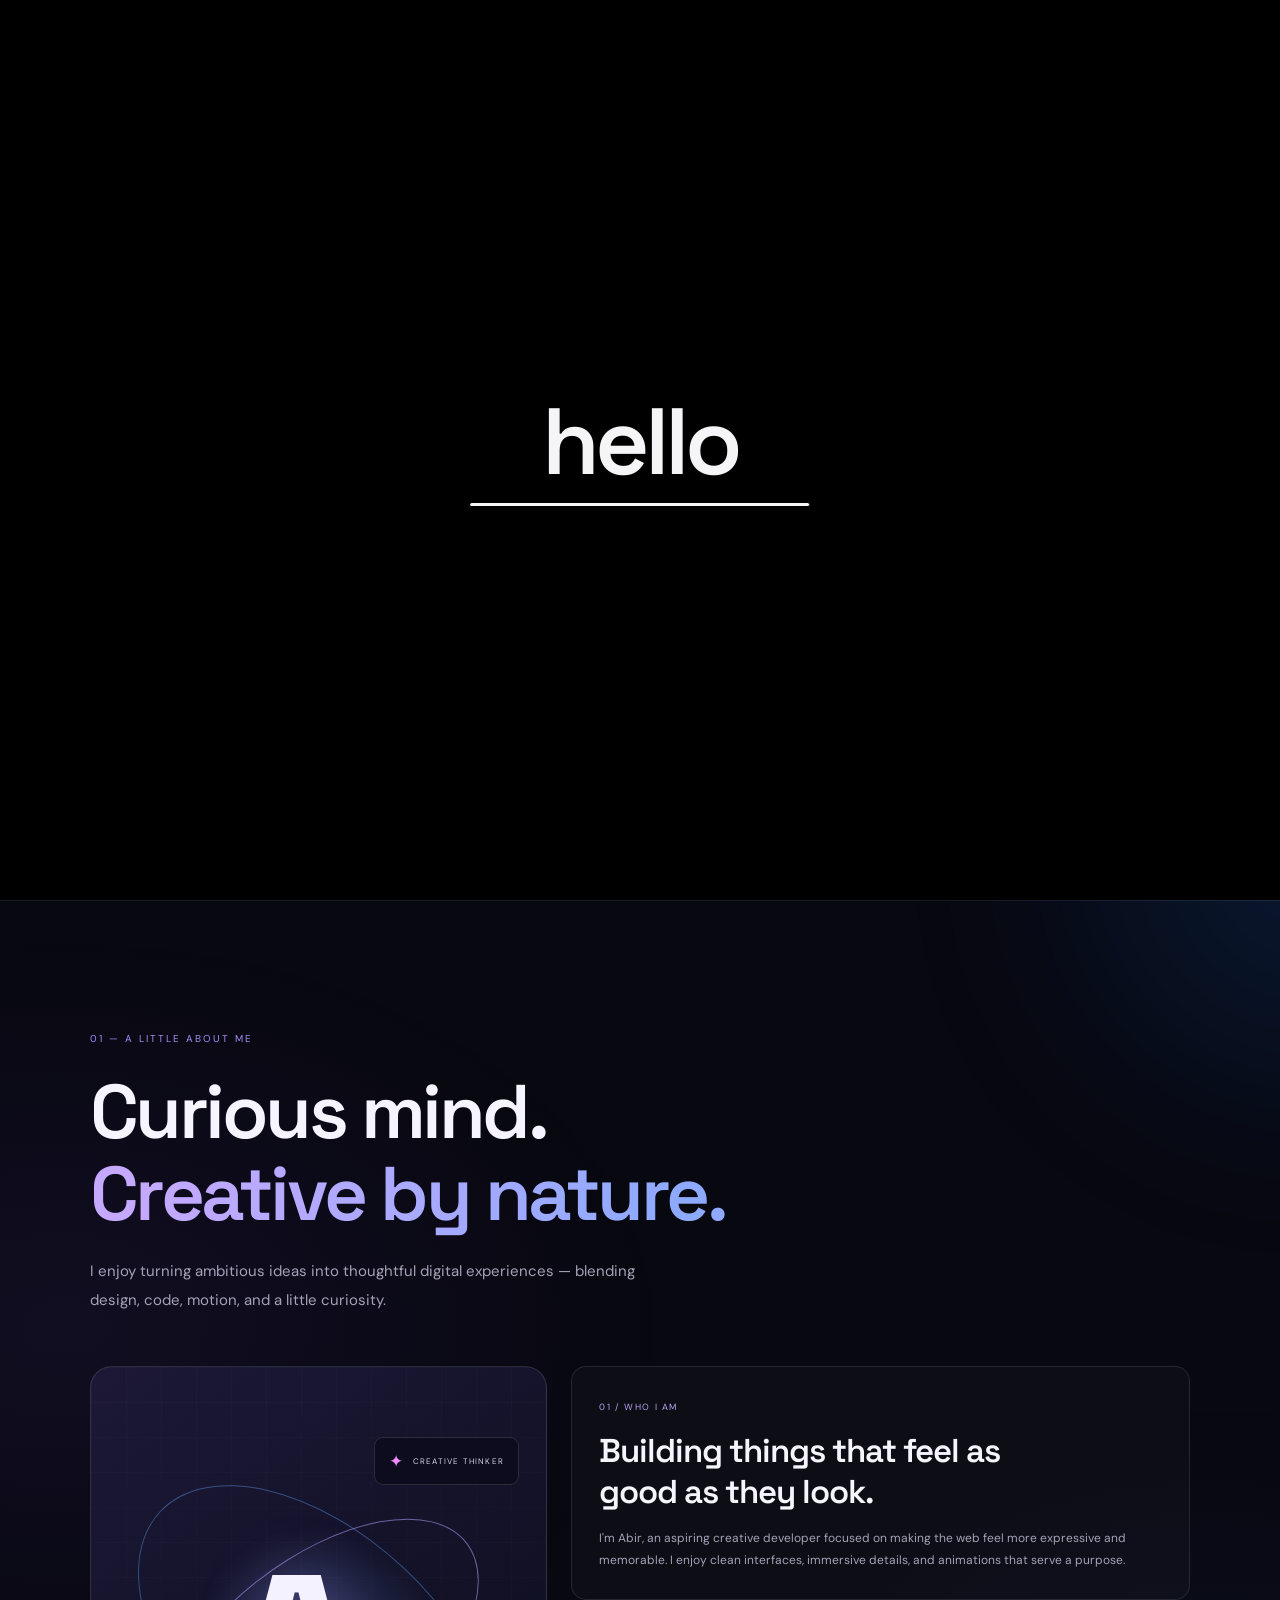
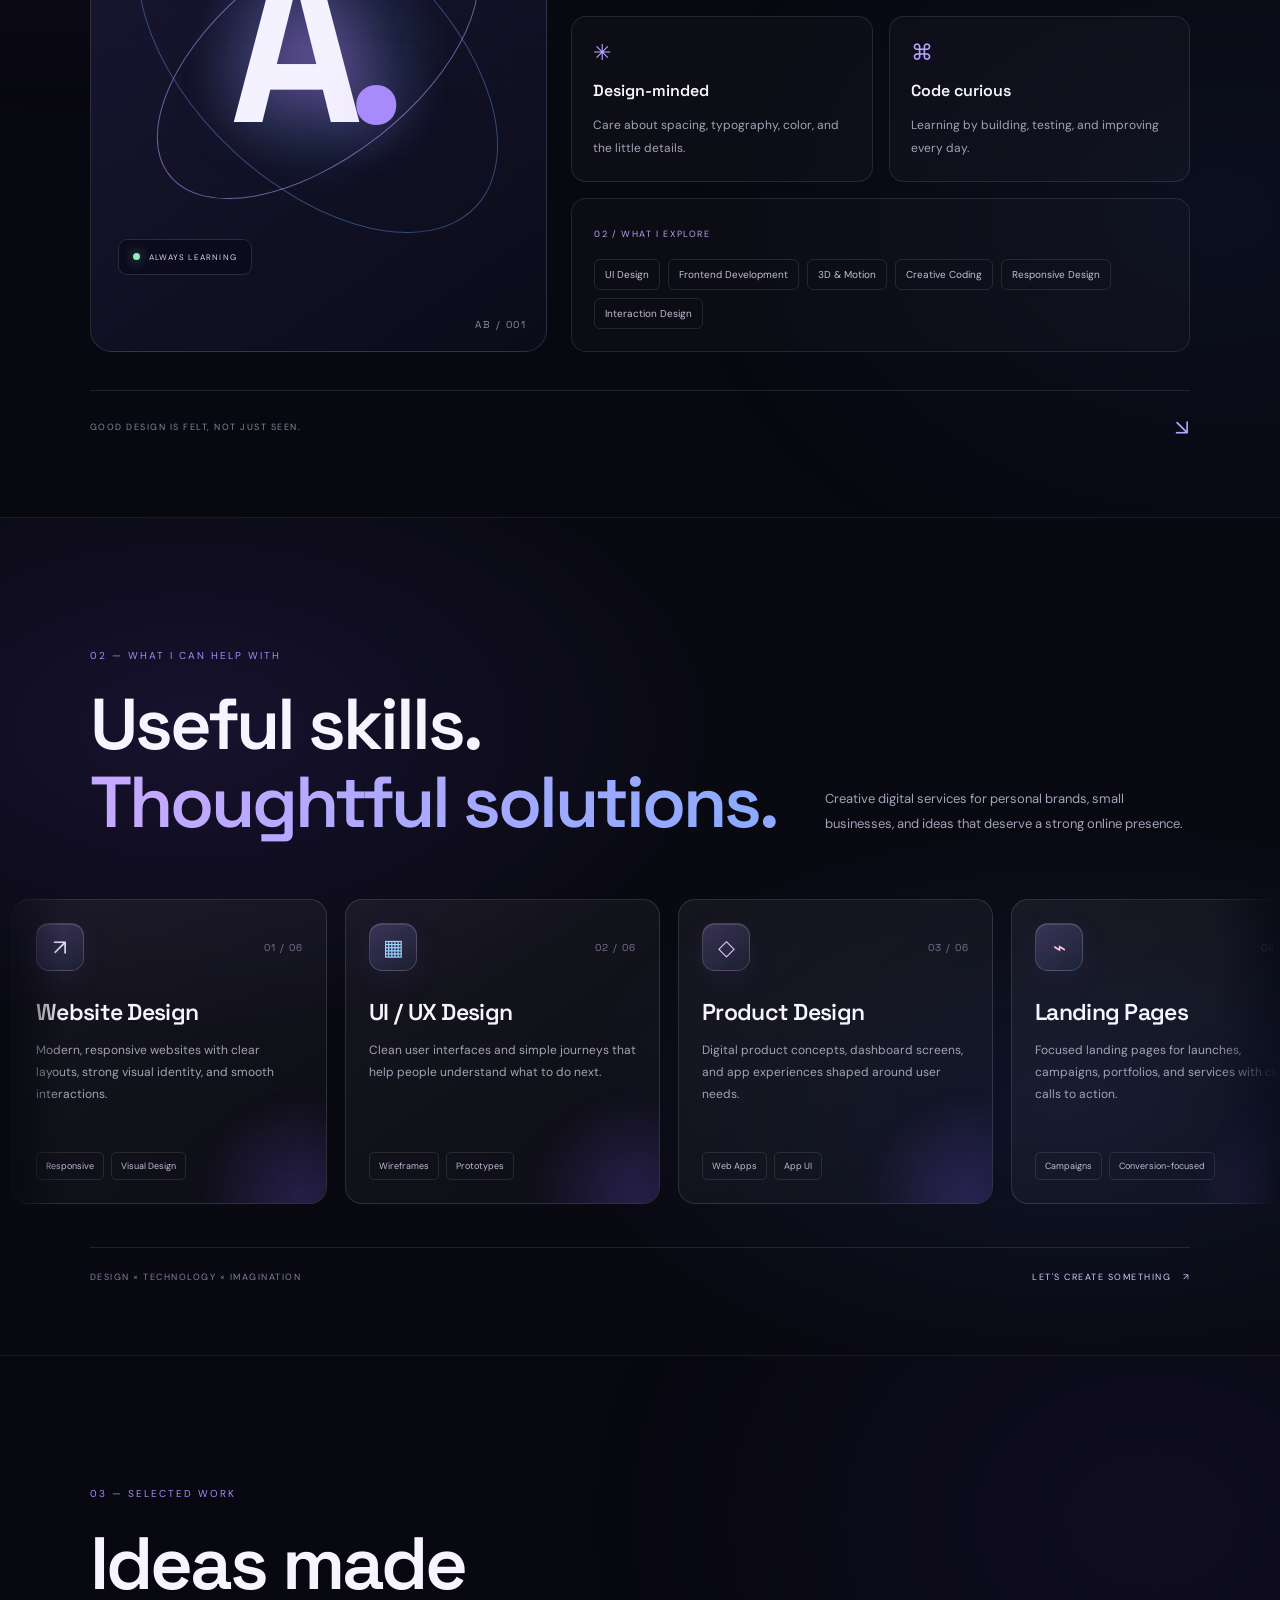
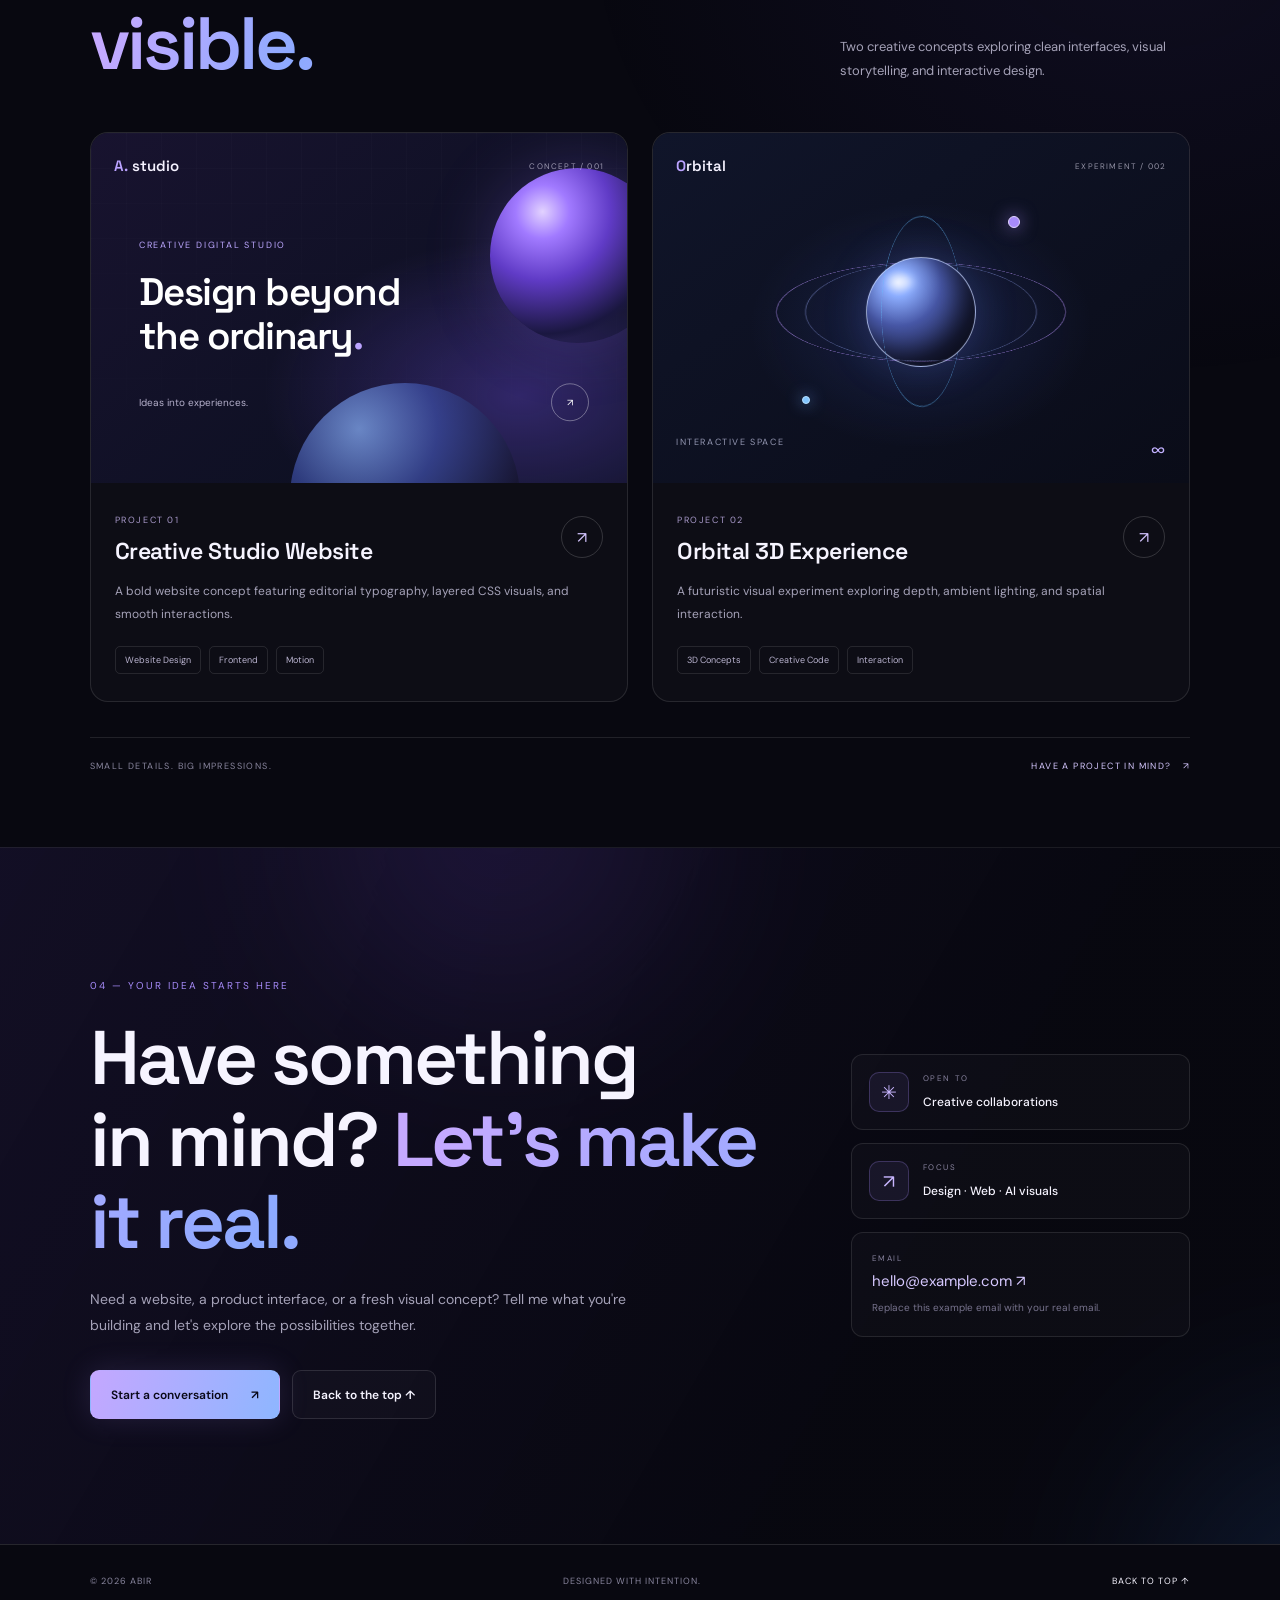
<file: abir-portfolio.html>
<!DOCTYPE html>
<html lang="en">
<head>
  <meta charset="UTF-8">
  <meta name="viewport" content="width=device-width, initial-scale=1.0">
  <meta name="theme-color" content="#080810">
  <meta name="description" content="Abir — Creative Developer crafting immersive digital experiences.">
  <title>Abir — Creative Developer</title>

  <link rel="preconnect" href="https://fonts.googleapis.com">
  <link rel="preconnect" href="https://fonts.gstatic.com" crossorigin>
  <link href="https://fonts.googleapis.com/css2?family=DM+Sans:wght@400;500;600;700&family=Space+Grotesk:wght@400;500;600;700&display=swap" rel="stylesheet">
  <link rel="stylesheet" href="abir-portfolio.css">
  <script src="abir-portfolio.js" defer></script>
</head>
<body>
  <!-- Minimal hello loader: all shapes are drawn with code, no image files. -->
  <div class="preloader" id="preloader" role="status" aria-label="Loading portfolio">
    <div class="hello-loader">
      <h1 class="hello-text">hello</h1>
      <div class="hello-underline" aria-hidden="true">
        <div class="underline-track">
          <div class="underline-progress" id="loader-progress"></div>
        </div>
      </div>
    </div>
  </div>

  <div class="ambient ambient-one" aria-hidden="true"></div>
  <div class="ambient ambient-two" aria-hidden="true"></div>
  <div class="noise" aria-hidden="true"></div>

  <header class="navbar">
    <a class="logo" href="#home" aria-label="Abir home">
      <span class="logo-mark">A</span>
      <span>abir<span class="logo-dot">.</span></span>
    </a>

    <button class="menu-toggle" type="button" aria-label="Open navigation"
      aria-expanded="false" aria-controls="nav-links">
      <span></span><span></span>
    </button>

    <nav class="nav-links" id="nav-links" aria-label="Main navigation">
      <a href="#home" class="nav-link active">Home</a>
      <a href="#about" class="nav-link">About</a>
      <a href="#services" class="nav-link">Services</a>
      <a href="#work" class="nav-link">Projects</a>
      <a href="#contact" class="nav-link">Contact</a>
    </nav>

    <a class="nav-cta magnetic" href="#contact">Let's Talk <span>↗</span></a>
  </header>

  <main>
    <section class="hero" id="home">
      <div class="hero-grid" aria-hidden="true"></div>

      <div class="hero-content">
        <div class="availability reveal">
          <span class="status-dot"></span>
          <span>AVAILABLE FOR OPPORTUNITIES</span>
        </div>

        <p class="eyebrow reveal">DESIGN · CODE · EXPERIENCE</p>

        <h1 class="hero-title reveal">
          Building the
          <span class="title-line"><span class="gradient-text">digital</span> future<span class="title-period">.</span></span>
        </h1>

        <p class="hero-description reveal">
          Hey, I'm <strong>Abir</strong> — a creative developer passionate about
          crafting immersive digital experiences with design, technology and a
          little bit of magic.
        </p>

        <div class="hero-actions reveal">
          <a class="button button-primary magnetic" href="#work">Explore My Work <span>↗</span></a>
          <a class="button button-secondary magnetic" href="#contact">Let's Connect <span>→</span></a>
        </div>

        <div class="hero-meta reveal">
          <div class="meta-item"><span class="meta-symbol">✳</span><span>Creative Development</span></div>
          <div class="meta-item"><span class="meta-symbol">◈</span><span>Interactive Experiences</span></div>
        </div>
      </div>

      <!-- CSS-only 3D artwork. Replace nothing; it needs no image asset. -->
      <div class="visual-stage" aria-label="Abstract animated 3D artwork">
        <div class="orbit orbit-outer" data-depth="22"></div>
        <div class="orbit orbit-inner" data-depth="14"></div>

        <div class="floating-cube cube-one" data-depth="38" aria-hidden="true">
          <div class="cube-face cube-front">A</div>
          <div class="cube-face cube-back"></div>
          <div class="cube-face cube-right"></div>
          <div class="cube-face cube-left"></div>
          <div class="cube-face cube-top"></div>
          <div class="cube-face cube-bottom"></div>
        </div>

        <div class="core-object" data-depth="30" aria-hidden="true">
          <div class="core-halo"></div>
          <div class="core-sphere"><div class="sphere-shine"></div></div>
          <div class="core-ring"></div>
          <div class="core-ring core-ring-two"></div>
        </div>

        <div class="floating-cube cube-two" data-depth="20" aria-hidden="true">
          <div class="mini-cube"></div>
        </div>

        <div class="floating-label label-top">
          <span class="label-icon">✦</span><span>CREATIVE<br>ENERGY</span>
        </div>
        <div class="floating-label label-bottom">
          <span class="label-dot"></span><span>CRAFTED WITH<br>IMAGINATION</span>
        </div>
        <div class="visual-caption"><span>FIG. 001</span><span>DIGITAL UNIVERSE</span></div>
      </div>

      <a href="#about" class="scroll-indicator" aria-label="Scroll down">
        <span class="scroll-line"></span><span>SCROLL TO EXPLORE</span>
      </a>
      <div class="hero-index">01 <span>/</span> 05</div>
    </section>

    <!-- ABOUT SECTION -->
    <section class="about-section" id="about">
      <div class="about-heading reveal">
        <span class="section-kicker">01 — A LITTLE ABOUT ME</span>
        <h2>Curious mind.<br><span class="gradient-text">Creative by nature.</span></h2>
        <p class="about-intro">
          I enjoy turning ambitious ideas into thoughtful digital experiences —
          blending design, code, motion, and a little curiosity.
        </p>
      </div>

      <div class="about-layout">
        <!-- Abstract artwork built entirely with CSS; no personal photo required -->
        <div class="about-visual reveal" aria-label="Abstract CSS artwork">
          <div class="about-visual-grid"></div>
          <div class="about-glow"></div>
          <div class="about-orbit about-orbit-one"></div>
          <div class="about-orbit about-orbit-two"></div>
          <div class="about-monogram">A<span>.</span></div>
          <div class="about-chip about-chip-top"><span class="chip-spark">✦</span> CREATIVE THINKER</div>
          <div class="about-chip about-chip-bottom"><span class="chip-live"></span> ALWAYS LEARNING</div>
          <span class="about-visual-index">AB / 001</span>
        </div>

        <div class="about-details">
          <article class="about-card about-story reveal">
            <span class="about-card-number">01 / WHO I AM</span>
            <h3>Building things that feel as good as they look.</h3>
            <p>
              I'm Abir, an aspiring creative developer focused on making the web
              feel more expressive and memorable. I enjoy clean interfaces,
              immersive details, and animations that serve a purpose.
            </p>
          </article>

          <div class="about-mini-grid">
            <article class="about-card about-focus reveal">
              <span class="about-card-icon">✳</span>
              <h3>Design-minded</h3>
              <p>Care about spacing, typography, color, and the little details.</p>
            </article>

            <article class="about-card about-focus reveal">
              <span class="about-card-icon">⌘</span>
              <h3>Code curious</h3>
              <p>Learning by building, testing, and improving every day.</p>
            </article>
          </div>

          <div class="about-skills reveal">
            <span class="about-card-number">02 / WHAT I EXPLORE</span>
            <div class="skill-list">
              <span>UI Design</span>
              <span>Frontend Development</span>
              <span>3D &amp; Motion</span>
              <span>Creative Coding</span>
              <span>Responsive Design</span>
              <span>Interaction Design</span>
            </div>
          </div>
        </div>
      </div>

      <div class="about-bottom-line reveal">
        <span>GOOD DESIGN IS FELT, NOT JUST SEEN.</span>
        <span class="about-bottom-symbol">↘</span>
      </div>
    </section>

    
    <!-- SERVICES SECTION: an infinite, CSS-driven service carousel -->
    <section class="services-section" id="services">
      <div class="services-heading reveal">
        <div>
          <span class="section-kicker">02 — WHAT I CAN HELP WITH</span>
          <h2>Useful skills.<br><span class="gradient-text">Thoughtful solutions.</span></h2>
        </div>
        <p>Creative digital services for personal brands, small businesses, and ideas that deserve a strong online presence.</p>
      </div>

      <div class="services-marquee" aria-label="Available creative services">
        <div class="services-track">
          <div class="service-card">
            <div class="service-card-top"><span class="service-icon icon-web">↗</span><span class="service-index">01 / 06</span></div>
            <h3>Website Design</h3>
            <p>Modern, responsive websites with clear layouts, strong visual identity, and smooth interactions.</p>
            <div class="service-tags"><span>Responsive</span><span>Visual Design</span></div>
            <span class="service-card-glow"></span>
          </div>

          <div class="service-card">
            <div class="service-card-top"><span class="service-icon icon-ui">▦</span><span class="service-index">02 / 06</span></div>
            <h3>UI / UX Design</h3>
            <p>Clean user interfaces and simple journeys that help people understand what to do next.</p>
            <div class="service-tags"><span>Wireframes</span><span>Prototypes</span></div>
            <span class="service-card-glow"></span>
          </div>

          <div class="service-card">
            <div class="service-card-top"><span class="service-icon icon-product">◇</span><span class="service-index">03 / 06</span></div>
            <h3>Product Design</h3>
            <p>Digital product concepts, dashboard screens, and app experiences shaped around user needs.</p>
            <div class="service-tags"><span>Web Apps</span><span>App UI</span></div>
            <span class="service-card-glow"></span>
          </div>

          <div class="service-card">
            <div class="service-card-top"><span class="service-icon icon-landing">⌁</span><span class="service-index">04 / 06</span></div>
            <h3>Landing Pages</h3>
            <p>Focused landing pages for launches, campaigns, portfolios, and services with clear calls to action.</p>
            <div class="service-tags"><span>Campaigns</span><span>Conversion-focused</span></div>
            <span class="service-card-glow"></span>
          </div>

          <div class="service-card">
            <div class="service-card-top"><span class="service-icon icon-shop">⌘</span><span class="service-index">05 / 06</span></div>
            <h3>E-commerce Design</h3>
            <p>Product pages and storefront layouts that present products clearly and make browsing easier.</p>
            <div class="service-tags"><span>Product Pages</span><span>Storefronts</span></div>
            <span class="service-card-glow"></span>
          </div>

          <div class="service-card">
            <div class="service-card-top"><span class="service-icon icon-ai">✳</span><span class="service-index">06 / 06</span></div>
            <h3>AI-assisted Visuals</h3>
            <p>Creative visual concepts and AI-assisted assets for moodboards, content, and digital campaigns.</p>
            <div class="service-tags"><span>AI Concepts</span><span>Art Direction</span></div>
            <span class="service-card-glow"></span>
          </div>

          <!-- Duplicate cards create the seamless infinite loop. -->
          <div class="service-card service-card-duplicate" aria-hidden="true">
            <div class="service-card-top"><span class="service-icon icon-web">↗</span><span class="service-index">01 / 06</span></div>
            <h3>Website Design</h3><p>Modern, responsive websites with clear layouts, strong visual identity, and smooth interactions.</p><div class="service-tags"><span>Responsive</span><span>Visual Design</span></div><span class="service-card-glow"></span>
          </div>
          <div class="service-card service-card-duplicate" aria-hidden="true">
            <div class="service-card-top"><span class="service-icon icon-ui">▦</span><span class="service-index">02 / 06</span></div>
            <h3>UI / UX Design</h3><p>Clean user interfaces and simple journeys that help people understand what to do next.</p><div class="service-tags"><span>Wireframes</span><span>Prototypes</span></div><span class="service-card-glow"></span>
          </div>
          <div class="service-card service-card-duplicate" aria-hidden="true">
            <div class="service-card-top"><span class="service-icon icon-product">◇</span><span class="service-index">03 / 06</span></div>
            <h3>Product Design</h3><p>Digital product concepts, dashboard screens, and app experiences shaped around user needs.</p><div class="service-tags"><span>Web Apps</span><span>App UI</span></div><span class="service-card-glow"></span>
          </div>
          <div class="service-card service-card-duplicate" aria-hidden="true">
            <div class="service-card-top"><span class="service-icon icon-landing">⌁</span><span class="service-index">04 / 06</span></div>
            <h3>Landing Pages</h3><p>Focused landing pages for launches, campaigns, portfolios, and services with clear calls to action.</p><div class="service-tags"><span>Campaigns</span><span>Conversion-focused</span></div><span class="service-card-glow"></span>
          </div>
          <div class="service-card service-card-duplicate" aria-hidden="true">
            <div class="service-card-top"><span class="service-icon icon-shop">⌘</span><span class="service-index">05 / 06</span></div>
            <h3>E-commerce Design</h3><p>Product pages and storefront layouts that present products clearly and make browsing easier.</p><div class="service-tags"><span>Product Pages</span><span>Storefronts</span></div><span class="service-card-glow"></span>
          </div>
          <div class="service-card service-card-duplicate" aria-hidden="true">
            <div class="service-card-top"><span class="service-icon icon-ai">✳</span><span class="service-index">06 / 06</span></div>
            <h3>AI-assisted Visuals</h3><p>Creative visual concepts and AI-assisted assets for moodboards, content, and digital campaigns.</p><div class="service-tags"><span>AI Concepts</span><span>Art Direction</span></div><span class="service-card-glow"></span>
          </div>
        </div>
      </div>

      <div class="services-bottom reveal">
        <span>DESIGN × TECHNOLOGY × IMAGINATION</span>
        <a class="services-cta" href="#contact">LET'S CREATE SOMETHING <span>↗</span></a>
      </div>
    </section>

    <section class="projects-section" id="work">
      <div class="projects-heading reveal">
        <div>
          <span class="section-kicker">03 — SELECTED WORK</span>
          <h2>Ideas made<br><span class="gradient-text">visible.</span></h2>
        </div>
        <p class="projects-intro">Two creative concepts exploring clean interfaces, visual storytelling, and interactive design.</p>
      </div>

      <div class="projects-grid">
        <article class="project-card project-one reveal">
          <div class="project-visual visual-dashboard">
            <div class="project-visual-top"><span class="visual-brand"><span>A.</span> studio</span><span class="visual-status">CONCEPT / 001</span></div>
            <div class="dashboard-grid"></div>
            <div class="dashboard-content">
              <span class="dashboard-eyebrow">CREATIVE DIGITAL STUDIO</span>
              <h3>Design beyond<br>the ordinary<span>.</span></h3>
              <div class="dashboard-bottom"><span>Ideas into experiences.</span><div class="dashboard-circle">↗</div></div>
            </div>
            <div class="dashboard-orb orb-one"></div><div class="dashboard-orb orb-two"></div>
          </div>
          <div class="project-info">
            <div class="project-title-row"><div><span class="project-number">PROJECT 01</span><h3>Creative Studio Website</h3></div><a href="#contact" class="project-arrow" aria-label="Discuss a creative studio website">↗</a></div>
            <p>A bold website concept featuring editorial typography, layered CSS visuals, and smooth interactions.</p>
            <div class="project-tags"><span>Website Design</span><span>Frontend</span><span>Motion</span></div>
          </div>
        </article>

        <article class="project-card project-two reveal">
          <div class="project-visual visual-orbit">
            <div class="project-visual-top"><span class="visual-brand"><span>O</span>rbital</span><span class="visual-status">EXPERIMENT / 002</span></div>
            <div class="orbit-showcase"><div class="showcase-ring showcase-ring-one"></div><div class="showcase-ring showcase-ring-two"></div><div class="showcase-ring showcase-ring-three"></div><div class="showcase-planet"><div class="planet-highlight"></div></div><div class="showcase-satellite satellite-one"></div><div class="showcase-satellite satellite-two"></div></div>
            <div class="orbit-caption"><span>INTERACTIVE SPACE</span><span>∞</span></div>
          </div>
          <div class="project-info">
            <div class="project-title-row"><div><span class="project-number">PROJECT 02</span><h3>Orbital 3D Experience</h3></div><a href="#contact" class="project-arrow" aria-label="Discuss an interactive 3D experience">↗</a></div>
            <p>A futuristic visual experiment exploring depth, ambient lighting, and spatial interaction.</p>
            <div class="project-tags"><span>3D Concepts</span><span>Creative Code</span><span>Interaction</span></div>
          </div>
        </article>
      </div>

      <div class="projects-footer reveal"><span>SMALL DETAILS. BIG IMPRESSIONS.</span><a href="#contact">HAVE A PROJECT IN MIND? <span>↗</span></a></div>
    </section>

    <section class="contact-section" id="contact">
      <div class="contact-orb contact-orb-one" aria-hidden="true"></div>
      <div class="contact-orb contact-orb-two" aria-hidden="true"></div>

      <div class="contact-content reveal">
        <span class="section-kicker">04 — YOUR IDEA STARTS HERE</span>
        <h2>Have something<br>in mind? <span class="gradient-text">Let's make it real.</span></h2>
        <p>Need a website, a product interface, or a fresh visual concept? Tell me what you're building and let's explore the possibilities together.</p>
        <div class="contact-actions">
          <a class="button button-primary magnetic" href="mailto:hello@example.com?subject=Let's%20work%20together">Start a conversation <span>↗</span></a>
          <a class="button button-secondary magnetic" href="#home">Back to the top ↑</a>
        </div>
      </div>

      <div class="contact-side reveal">
        <div class="contact-note"><span class="contact-note-mark">✳</span><div><span class="contact-label">OPEN TO</span><strong>Creative collaborations</strong></div></div>
        <div class="contact-note"><span class="contact-note-mark">↗</span><div><span class="contact-label">FOCUS</span><strong>Design · Web · AI visuals</strong></div></div>
        <div class="contact-email"><span class="contact-label">EMAIL</span><a href="mailto:hello@example.com">hello@example.com ↗</a><small>Replace this example email with your real email.</small></div>
      </div>
    </section>
  </main>

  <footer class="footer">
    <span>© <span id="year"></span> ABIR</span>
    <span>DESIGNED WITH INTENTION.</span>
    <a href="#home">BACK TO TOP ↑</a>
  </footer>
</body>
</html>
</file>
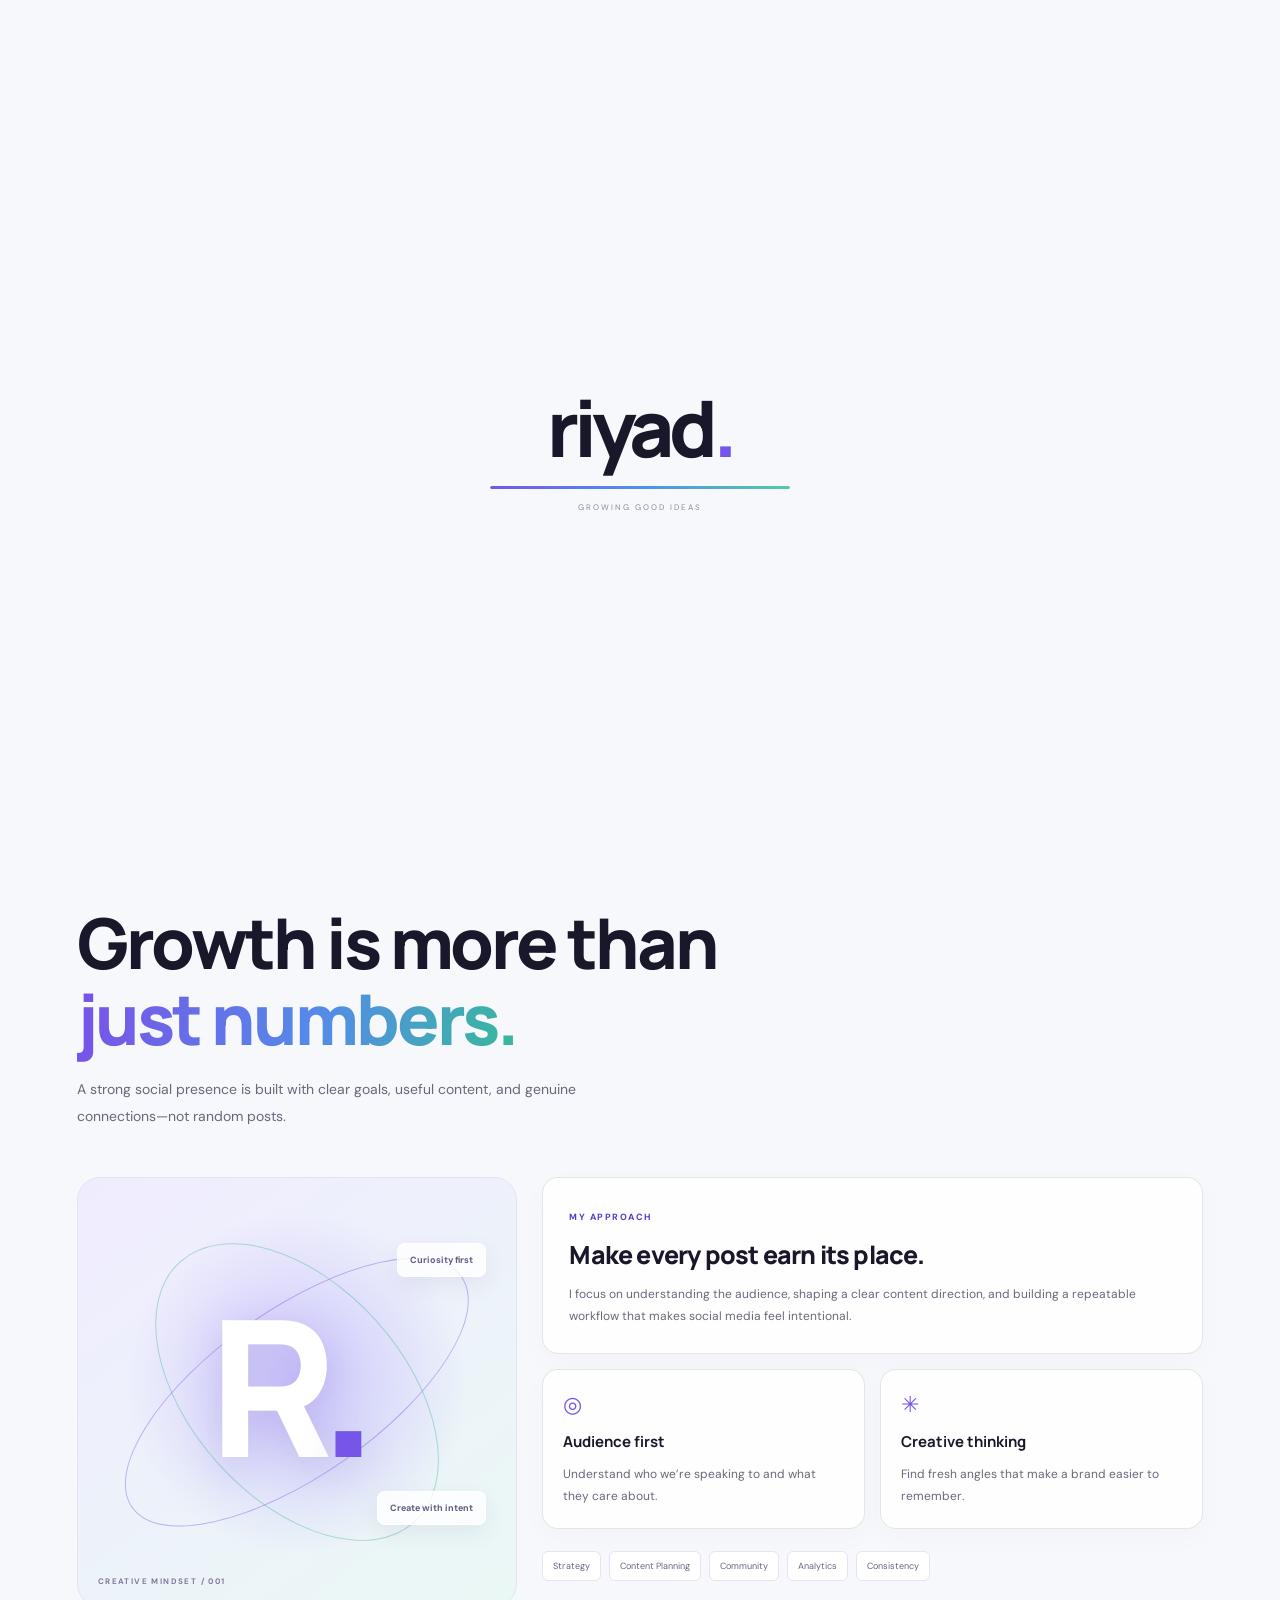
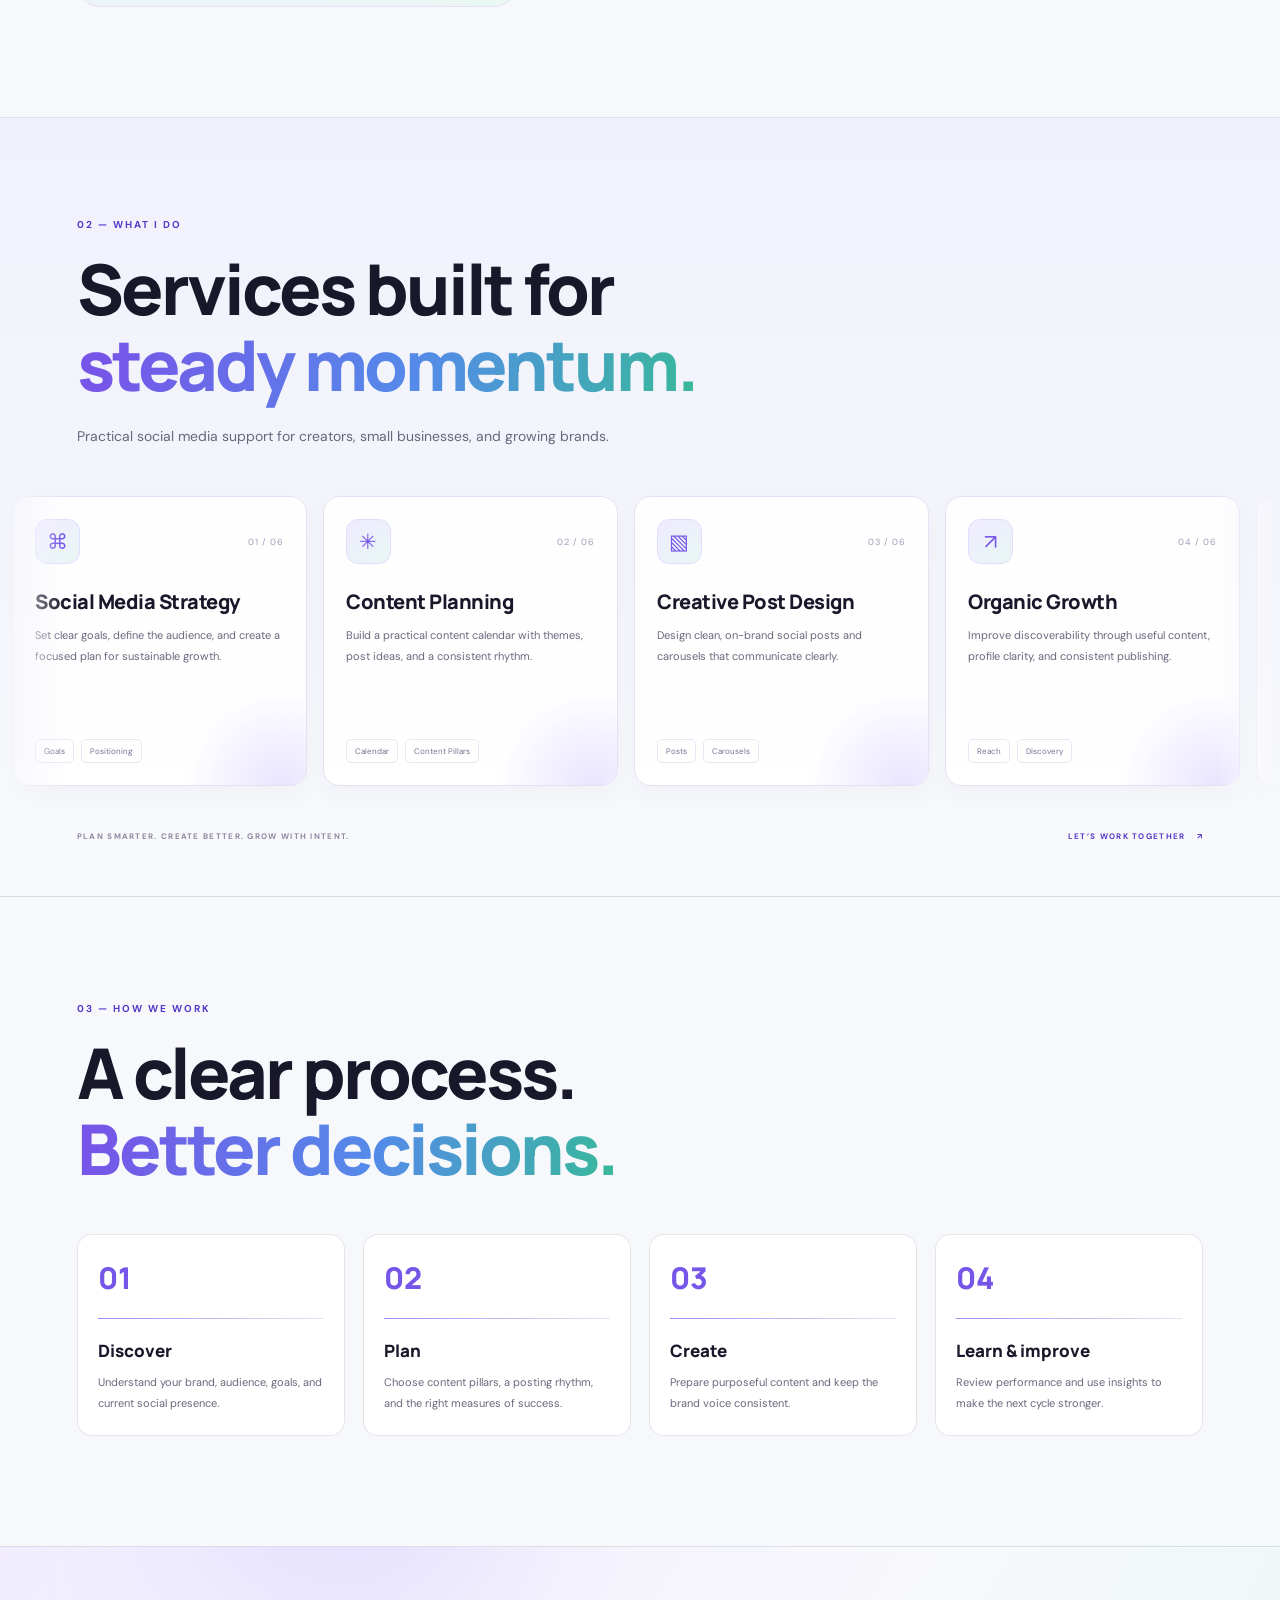
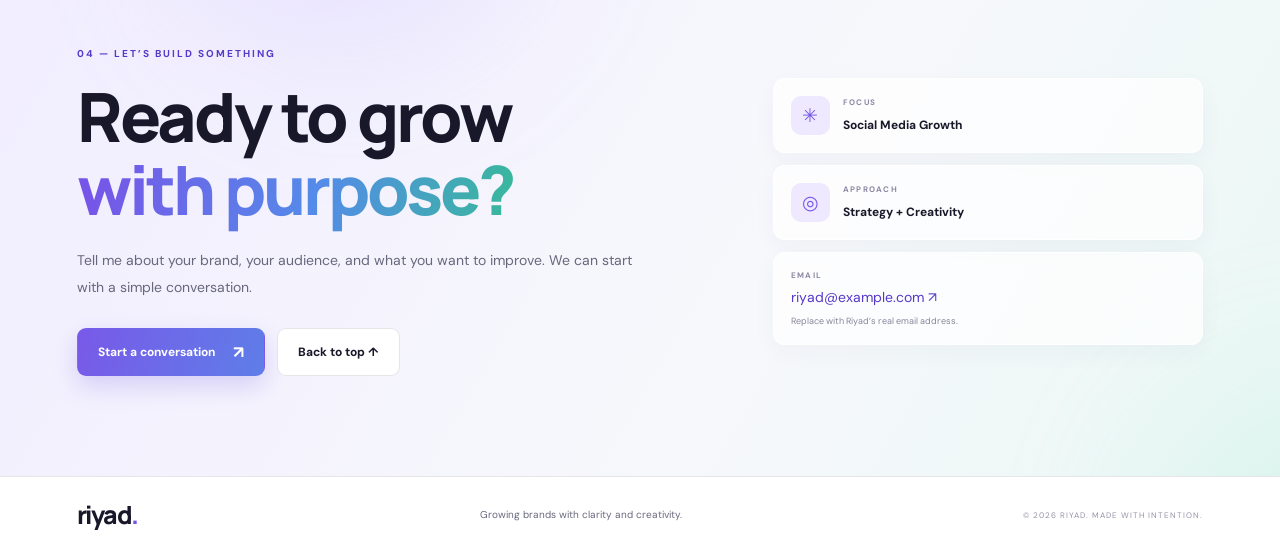
<file: riyad-portfolio.html>
<!DOCTYPE html>
<html lang="en">
<head>
  <meta charset="UTF-8">
  <meta name="viewport" content="width=device-width, initial-scale=1.0">
  <meta name="theme-color" content="#f7f8fc">
  <meta name="description" content="Riyad — Social Media Growth strategist helping brands build stronger content, community, and online presence.">
  <title>Riyad — Social Media Growth</title>
  <link rel="preconnect" href="https://fonts.googleapis.com">
  <link rel="preconnect" href="https://fonts.gstatic.com" crossorigin>
  <link href="https://fonts.googleapis.com/css2?family=DM+Sans:wght@400;500;600;700&family=Manrope:wght@400;500;600;700;800&display=swap" rel="stylesheet">
  <link rel="stylesheet" href="riyad-portfolio.css">
  <script src="riyad-portfolio.js" defer></script>
</head>
<body>
  <!-- Lightweight text-only loading screen -->
  <div class="preloader" id="preloader" aria-label="Loading portfolio" role="status">
    <div class="loader-inner">
      <div class="loader-word">riyad<span>.</span></div>
      <div class="loader-track"><div class="loader-bar" id="loader-progress"></div></div>
      <p>GROWING GOOD IDEAS</p>
    </div>
  </div>

  <!-- Header / navigation -->
  <header class="site-header" id="top">
    <a class="brand" href="#home" aria-label="Riyad home">riyad<span>.</span></a>
    <button class="menu-toggle" type="button" aria-expanded="false" aria-controls="nav-links" aria-label="Open navigation">
      <span></span><span></span>
    </button>
    <nav class="nav-links" id="nav-links" aria-label="Main navigation">
      <a class="nav-link active" href="#home">Home</a>
      <a class="nav-link" href="#about">About</a>
      <a class="nav-link" href="#services">Services</a>
      <a class="nav-link" href="#process">Process</a>
      <a class="nav-link" href="#contact">Contact</a>
    </nav>
    <a class="header-cta" href="#contact">Let’s talk <span>↗</span></a>
  </header>

  <main>
    <!-- HERO -->
    <section class="hero section-wrap" id="home">
      <div class="hero-copy reveal">
        <div class="availability"><span class="availability-dot"></span> OPEN FOR NEW PROJECTS</div>
        <p class="eyebrow">SOCIAL MEDIA GROWTH STRATEGIST</p>
        <h1>Turn attention<br>into <span class="gradient-text">real growth.</span></h1>
        <p class="hero-description">I help brands grow their social presence with smarter content, consistent strategy, and community-first thinking.</p>
        <div class="hero-actions">
          <a class="button button-primary magnetic" href="#contact">Grow with me <span>↗</span></a>
          <a class="text-link" href="#services">Explore services <span>↓</span></a>
        </div>
        <div class="hero-proof">
          <div class="proof-mark">✳</div>
          <p><strong>Strategy first.</strong><br><span>Content with a purpose.</span></p>
        </div>
      </div>

      <!-- Abstract visual made with CSS only; no photo or image asset -->
      <div class="growth-visual reveal" aria-label="Abstract social media growth illustration">
        <div class="visual-glow"></div>
        <div class="visual-grid"></div>
        <div class="floating-label label-top"><span class="mini-dot"></span> CONTENT SYSTEM</div>
        <div class="growth-orbit orbit-a"></div>
        <div class="growth-orbit orbit-b"></div>
        <div class="growth-orbit orbit-c"></div>
        <div class="growth-core">
          <div class="core-symbol">↗</div>
          <span>GROW</span>
        </div>
        <div class="floating-stat stat-one"><span class="stat-icon">↗</span><div><strong>Reach</strong><small>Build awareness</small></div></div>
        <div class="floating-stat stat-two"><span class="stat-icon stat-icon-lilac">✳</span><div><strong>Engage</strong><small>Build community</small></div></div>
        <div class="floating-label label-bottom">IDEAS → IMPACT</div>
        <span class="visual-spark spark-one">✦</span>
        <span class="visual-spark spark-two">✳</span>
      </div>

      <div class="hero-bottom">
        <span>CONTENT · COMMUNITY · CONSISTENCY</span>
        <a href="#about" aria-label="Scroll to about section">SCROLL TO EXPLORE <span>↓</span></a>
      </div>
    </section>

    <!-- ABOUT -->
    <section class="about-section section-wrap" id="about">
      <div class="section-heading reveal">
        <p class="eyebrow">01 — ABOUT RIYAD</p>
        <h2>Growth is more than<br><span class="gradient-text">just numbers.</span></h2>
        <p class="section-lead">A strong social presence is built with clear goals, useful content, and genuine connections—not random posts.</p>
      </div>

      <div class="about-grid">
        <div class="about-art reveal">
          <div class="art-backdrop"></div>
          <div class="art-ring ring-one"></div>
          <div class="art-ring ring-two"></div>
          <div class="art-monogram">R<span>.</span></div>
          <div class="art-caption">CREATIVE MINDSET / 001</div>
          <div class="art-pill pill-one">Curiosity first</div>
          <div class="art-pill pill-two">Create with intent</div>
        </div>
        <div class="about-content">
          <article class="info-card reveal">
            <span class="card-index">MY APPROACH</span>
            <h3>Make every post earn its place.</h3>
            <p>I focus on understanding the audience, shaping a clear content direction, and building a repeatable workflow that makes social media feel intentional.</p>
          </article>
          <div class="values-grid">
            <article class="value-card reveal"><span class="value-icon">◎</span><h3>Audience first</h3><p>Understand who we’re speaking to and what they care about.</p></article>
            <article class="value-card reveal"><span class="value-icon">✳</span><h3>Creative thinking</h3><p>Find fresh angles that make a brand easier to remember.</p></article>
          </div>
          <div class="about-tags reveal"><span>Strategy</span><span>Content Planning</span><span>Community</span><span>Analytics</span><span>Consistency</span></div>
        </div>
      </div>
    </section>

    <!-- SERVICES -->
    <section class="services-section" id="services">
      <div class="section-wrap">
        <div class="section-heading services-heading reveal">
          <p class="eyebrow">02 — WHAT I DO</p>
          <h2>Services built for<br><span class="gradient-text">steady momentum.</span></h2>
          <p class="section-lead">Practical social media support for creators, small businesses, and growing brands.</p>
        </div>
      </div>

      <div class="service-marquee" aria-label="Social media growth services">
        <div class="service-track">
          <article class="service-card"><div class="service-top"><span class="service-icon">⌘</span><span>01 / 06</span></div><h3>Social Media Strategy</h3><p>Set clear goals, define the audience, and create a focused plan for sustainable growth.</p><div class="service-tags"><span>Goals</span><span>Positioning</span></div><i class="service-glow"></i></article>
          <article class="service-card"><div class="service-top"><span class="service-icon">✳</span><span>02 / 06</span></div><h3>Content Planning</h3><p>Build a practical content calendar with themes, post ideas, and a consistent rhythm.</p><div class="service-tags"><span>Calendar</span><span>Content Pillars</span></div><i class="service-glow"></i></article>
          <article class="service-card"><div class="service-top"><span class="service-icon">▧</span><span>03 / 06</span></div><h3>Creative Post Design</h3><p>Design clean, on-brand social posts and carousels that communicate clearly.</p><div class="service-tags"><span>Posts</span><span>Carousels</span></div><i class="service-glow"></i></article>
          <article class="service-card"><div class="service-top"><span class="service-icon">↗</span><span>04 / 06</span></div><h3>Organic Growth</h3><p>Improve discoverability through useful content, profile clarity, and consistent publishing.</p><div class="service-tags"><span>Reach</span><span>Discovery</span></div><i class="service-glow"></i></article>
          <article class="service-card"><div class="service-top"><span class="service-icon">♡</span><span>05 / 06</span></div><h3>Community Engagement</h3><p>Support meaningful conversations and help turn followers into an active community.</p><div class="service-tags"><span>Engagement</span><span>Community</span></div><i class="service-glow"></i></article>
          <article class="service-card"><div class="service-top"><span class="service-icon">◷</span><span>06 / 06</span></div><h3>Performance Insights</h3><p>Review key metrics and use the findings to improve future content decisions.</p><div class="service-tags"><span>Analytics</span><span>Reporting</span></div><i class="service-glow"></i></article>

          <!-- Duplicated cards make the marquee loop seamless -->
          <article class="service-card duplicate" aria-hidden="true"><div class="service-top"><span class="service-icon">⌘</span><span>01 / 06</span></div><h3>Social Media Strategy</h3><p>Set clear goals, define the audience, and create a focused plan for sustainable growth.</p><div class="service-tags"><span>Goals</span><span>Positioning</span></div><i class="service-glow"></i></article>
          <article class="service-card duplicate" aria-hidden="true"><div class="service-top"><span class="service-icon">✳</span><span>02 / 06</span></div><h3>Content Planning</h3><p>Build a practical content calendar with themes, post ideas, and a consistent rhythm.</p><div class="service-tags"><span>Calendar</span><span>Content Pillars</span></div><i class="service-glow"></i></article>
          <article class="service-card duplicate" aria-hidden="true"><div class="service-top"><span class="service-icon">▧</span><span>03 / 06</span></div><h3>Creative Post Design</h3><p>Design clean, on-brand social posts and carousels that communicate clearly.</p><div class="service-tags"><span>Posts</span><span>Carousels</span></div><i class="service-glow"></i></article>
          <article class="service-card duplicate" aria-hidden="true"><div class="service-top"><span class="service-icon">↗</span><span>04 / 06</span></div><h3>Organic Growth</h3><p>Improve discoverability through useful content, profile clarity, and consistent publishing.</p><div class="service-tags"><span>Reach</span><span>Discovery</span></div><i class="service-glow"></i></article>
          <article class="service-card duplicate" aria-hidden="true"><div class="service-top"><span class="service-icon">♡</span><span>05 / 06</span></div><h3>Community Engagement</h3><p>Support meaningful conversations and help turn followers into an active community.</p><div class="service-tags"><span>Engagement</span><span>Community</span></div><i class="service-glow"></i></article>
          <article class="service-card duplicate" aria-hidden="true"><div class="service-top"><span class="service-icon">◷</span><span>06 / 06</span></div><h3>Performance Insights</h3><p>Review key metrics and use the findings to improve future content decisions.</p><div class="service-tags"><span>Analytics</span><span>Reporting</span></div><i class="service-glow"></i></article>
        </div>
      </div>
      <div class="service-bottom section-wrap"><span>PLAN SMARTER. CREATE BETTER. GROW WITH INTENT.</span><a href="#contact">LET’S WORK TOGETHER <span>↗</span></a></div>
    </section>

    <!-- PROCESS -->
    <section class="process-section section-wrap" id="process">
      <div class="section-heading reveal">
        <p class="eyebrow">03 — HOW WE WORK</p>
        <h2>A clear process.<br><span class="gradient-text">Better decisions.</span></h2>
      </div>
      <div class="process-grid">
        <article class="process-step reveal"><span class="step-number">01</span><div class="step-line"></div><h3>Discover</h3><p>Understand your brand, audience, goals, and current social presence.</p></article>
        <article class="process-step reveal"><span class="step-number">02</span><div class="step-line"></div><h3>Plan</h3><p>Choose content pillars, a posting rhythm, and the right measures of success.</p></article>
        <article class="process-step reveal"><span class="step-number">03</span><div class="step-line"></div><h3>Create</h3><p>Prepare purposeful content and keep the brand voice consistent.</p></article>
        <article class="process-step reveal"><span class="step-number">04</span><div class="step-line"></div><h3>Learn & improve</h3><p>Review performance and use insights to make the next cycle stronger.</p></article>
      </div>
    </section>

    <!-- CONTACT -->
    <section class="contact-section" id="contact">
      <div class="contact-glow glow-left"></div><div class="contact-glow glow-right"></div>
      <div class="contact-main reveal">
        <p class="eyebrow">04 — LET’S BUILD SOMETHING</p>
        <h2>Ready to grow<br><span class="gradient-text">with purpose?</span></h2>
        <p class="section-lead">Tell me about your brand, your audience, and what you want to improve. We can start with a simple conversation.</p>
        <div class="contact-actions"><a class="button button-primary magnetic" href="mailto:riyad@example.com?subject=Social%20Media%20Growth%20Inquiry">Start a conversation <span>↗</span></a><a class="button button-outline" href="#top">Back to top ↑</a></div>
      </div>
      <aside class="contact-aside reveal">
        <div class="contact-mini"><span class="mini-symbol">✳</span><div><small>FOCUS</small><strong>Social Media Growth</strong></div></div>
        <div class="contact-mini"><span class="mini-symbol">◎</span><div><small>APPROACH</small><strong>Strategy + Creativity</strong></div></div>
        <div class="contact-email"><small>EMAIL</small><a href="mailto:riyad@example.com">riyad@example.com ↗</a><p>Replace with Riyad’s real email address.</p></div>
      </aside>
    </section>
  </main>

  <footer class="site-footer">
    <a class="brand" href="#top">riyad<span>.</span></a>
    <p>Growing brands with clarity and creativity.</p>
    <span>© <span id="year"></span> RIYAD. MADE WITH INTENTION.</span>
  </footer>
</body>
</html>
</file>
<file: abir-portfolio.css>
/* =========================================
   ABIR PORTFOLIO — COMPLETE RESPONSIVE CSS
   CSS-only 3D artwork; no image files needed
========================================= */

:root {
  --bg: #080810;
  --text: #f6f4ff;
  --muted: #a5a2b8;
  --purple: #a78bfa;
  --blue: #68a8ff;
  --pink: #ed8bff;
  --border: rgba(255, 255, 255, 0.12);
  --font: "DM Sans", sans-serif;
  --display: "Space Grotesk", sans-serif;
}

* { margin: 0; padding: 0; box-sizing: border-box; }
html { scroll-behavior: smooth; scroll-padding-top: 90px; }
body {
  min-width: 320px;
  overflow-x: clip;
  background: var(--bg);
  color: var(--text);
  font-family: var(--font);
  -webkit-font-smoothing: antialiased;
}
a { color: inherit; text-decoration: none; }
button { font: inherit; }
::selection { background: #a78bfa; color: #080810; }

/* HELLO LOADING SCREEN — image-free, delayed straight progress bar */
.preloader {
  position: fixed;
  inset: 0;
  z-index: 99999;
  display: grid;
  place-items: center;
  background: #000;
  opacity: 1;
  visibility: visible;
  transition: opacity .7s ease, visibility .7s ease;
}

.preloader.is-hidden {
  opacity: 0;
  visibility: hidden;
  pointer-events: none;
}

.hello-loader {
  width: min(340px, 76vw);
  display: flex;
  flex-direction: column;
  align-items: center;
}

.hello-text {
  color: #f5f5f7;
  font-family: var(--display);
  font-size: clamp(64px, 12vw, 94px);
  font-weight: 600;
  letter-spacing: -5px;
  line-height: 1;
  animation: helloAppear .7s ease both;
}

.hello-underline {
  width: 100%;
  margin-top: 14px;
  opacity: 0;
  animation: lineAppear .45s ease .7s forwards;
}

.underline-track {
  width: 100%;
  height: 3px;
  overflow: hidden;
  background: #303038;
  border-radius: 100px;
}

.underline-progress {
  display: block;
  width: 0%;
  height: 100%;
  background: #f5f5f7;
  border-radius: inherit;
  transition: width .2s linear;
}

@keyframes helloAppear {
  from { opacity: 0; transform: translateY(8px); }
  to { opacity: 1; transform: translateY(0); }
}

@keyframes lineAppear {
  to { opacity: 1; }
}

/* Ambient background */
.ambient {
  position: fixed; width: 440px; height: 440px; border-radius: 50%;
  filter: blur(110px); opacity: .13; pointer-events: none; z-index: -1;
}
.ambient-one { background: #733cff; top: -230px; left: -140px; }
.ambient-two { background: #147dff; right: -250px; bottom: -180px; }
.noise {
  position: fixed; inset: 0; z-index: 10; pointer-events: none; opacity: .025;
  background-image: url("data:image/svg+xml,%3Csvg viewBox='0 0 180 180' xmlns='http://www.w3.org/2000/svg'%3E%3Cfilter id='n'%3E%3CfeTurbulence type='fractalNoise' baseFrequency='.85' numOctaves='3' stitchTiles='stitch'/%3E%3C/filter%3E%3Crect width='100%25' height='100%25' filter='url(%23n)' opacity='.7'/%3E%3C/svg%3E");
}

/* Navigation */
.navbar {
  position: absolute; z-index: 20; top: 0; left: 0; width: 100%; min-height: 86px;
  padding: 0 7%; display: flex; align-items: center; justify-content: space-between;
  border-bottom: 1px solid rgba(255,255,255,.07);
  background: rgba(8,8,16,.65); backdrop-filter: blur(18px);
}
.logo { display: inline-flex; align-items: center; gap: 11px; font: 700 23px var(--display); letter-spacing: -1px; }
.logo-mark {
  display: grid; place-items: center; width: 35px; height: 35px; border: 1px solid rgba(167,139,250,.6);
  border-radius: 11px; background: linear-gradient(135deg,#a78bfa,#68a8ff); color: #080810;
}
.logo-dot, .title-period { color: var(--purple); }
.nav-links { display: flex; align-items: center; gap: clamp(20px,3vw,43px); }
.nav-link { position: relative; color: var(--muted); font-size: 13px; transition: color .25s ease; }
.nav-link::after {
  content: ""; position: absolute; left: 0; bottom: -8px; width: 100%; height: 1px;
  background: var(--purple); transform: scaleX(0); transform-origin: right; transition: transform .3s ease;
}
.nav-link:hover, .nav-link.active { color: var(--text); }
.nav-link:hover::after, .nav-link.active::after { transform: scaleX(1); transform-origin: left; }
.nav-cta {
  display: inline-flex; align-items: center; gap: 17px; padding: 12px 18px;
  border: 1px solid var(--border); border-radius: 9px; font-size: 12px;
  transition: background .3s, border-color .3s;
}
.nav-cta:hover { background: rgba(167,139,250,.12); border-color: var(--purple); }
.nav-cta span { color: var(--purple); }
.menu-toggle { display: none; }

/* Hero */
.hero {
  position: relative; min-height: 790px; min-height: max(790px,100svh);
  display: grid; grid-template-columns: 1.08fr .92fr; align-items: center;
  padding: 145px 7% 115px; isolation: isolate;
}
.hero-grid {
  position: absolute; inset: 0; z-index: -1; opacity: .16;
  background-image: linear-gradient(rgba(255,255,255,.06) 1px,transparent 1px), linear-gradient(90deg,rgba(255,255,255,.06) 1px,transparent 1px);
  background-size: 64px 64px;
  mask-image: linear-gradient(to bottom,black,transparent 90%);
}
.hero-content { position: relative; z-index: 2; max-width: 650px; }
.availability {
  width: fit-content; display: flex; align-items: center; gap: 9px; padding: 9px 13px;
  border: 1px solid rgba(255,255,255,.11); background: rgba(255,255,255,.025);
  border-radius: 100px; color: #d5d0e5; font-size: 10px; letter-spacing: 1.2px;
}
.status-dot, .label-dot { width: 7px; height: 7px; flex-shrink: 0; border-radius: 50%; background: #8ef0bd; box-shadow: 0 0 12px rgba(142,240,189,.65); }
.status-dot { animation: pulse 2s infinite; }
.eyebrow { margin-top: 37px; color: var(--purple); font-size: 11px; font-weight: 600; letter-spacing: 3px; }
.hero-title { margin-top: 20px; font: 600 clamp(46px,5.6vw,78px)/1.08 var(--display); letter-spacing: -4.5px; }
.title-line { display: block; }
.gradient-text {
  color: transparent; background: linear-gradient(110deg,#c5a9ff 5%,#8caaff 48%,#e3a1ff 95%);
  background-clip: text; -webkit-background-clip: text; background-size: 200% auto;
  animation: gradientFlow 8s ease infinite;
}
.hero-description { max-width: 465px; margin-top: 25px; color: var(--muted); font-size: 15px; line-height: 1.9; }
.hero-description strong { color: var(--text); }
.hero-actions { display: flex; flex-wrap: wrap; gap: 13px; margin-top: 32px; }
.button {
  position: relative; min-height: 49px; padding: 0 20px; display: inline-flex; align-items: center;
  justify-content: center; gap: 23px; border: 1px solid transparent; border-radius: 9px;
  font-size: 12px; font-weight: 600;
  transition: transform .3s ease, border-color .3s ease, background .3s ease, box-shadow .3s ease;
}
.button-primary { background: linear-gradient(110deg,#c4a7ff,#8eb6ff); color: #090817; box-shadow: 0 0 30px rgba(167,139,250,.15); }
.button-primary:hover { transform: translateY(-4px); box-shadow: 0 10px 35px rgba(167,139,250,.28); }
.button-secondary { background: rgba(255,255,255,.025); border-color: var(--border); }
.button-secondary:hover { transform: translateY(-4px); background: rgba(255,255,255,.07); border-color: rgba(167,139,250,.55); }
.hero-meta { display: flex; flex-wrap: wrap; gap: 22px; margin-top: 42px; }
.meta-item { display: flex; align-items: center; gap: 9px; color: #aaa7bd; font-size: 11px; }
.meta-symbol { color: var(--purple); font-size: 16px; }

/* CSS 3D artwork */
.visual-stage {
  position: relative; width: 100%; max-width: 550px; aspect-ratio: 1; justify-self: end;
  perspective: 1000px; transform-style: preserve-3d;
  transition: transform .15s linear;
}
.orbit {
  position: absolute; left: 50%; top: 49%; width: 81%; height: 34%;
  border: 1px solid rgba(167,139,250,.3); border-radius: 50%;
  transform: translate(-50%,-50%) rotate(-36deg); box-shadow: 0 0 25px rgba(126,92,255,.06);
}
.orbit-outer { width: 94%; height: 43%; border-color: rgba(104,168,255,.28); transform: translate(-50%,-50%) rotate(38deg); }
.orbit-inner { border-style: dashed; border-color: rgba(237,139,255,.28); transform: translate(-50%,-50%) rotate(75deg); }
.core-object {
  position: absolute; top: 50%; left: 50%; width: 53%; aspect-ratio: 1;
  transform: translate(-50%,-50%); animation: floatCore 6s ease-in-out infinite; transform-style: preserve-3d;
}
.core-halo {
  position: absolute; inset: -23%; border-radius: 50%;
  background: radial-gradient(circle,rgba(137,95,255,.32),rgba(75,115,255,.08) 45%,transparent 72%); filter: blur(14px);
}
.core-sphere {
  position: absolute; inset: 8%; overflow: hidden; border: 1px solid rgba(220,207,255,.65); border-radius: 50%;
  background: radial-gradient(ellipse at 26% 22%,rgba(255,255,255,.9),transparent 5%), radial-gradient(ellipse at 33% 27%,#e0cbff 0%,transparent 20%), radial-gradient(ellipse at 66% 68%,#302078 0%,transparent 40%), linear-gradient(135deg,#d5bdff 0%,#9063f5 28%,#343ac0 60%,#10132e 100%);
  box-shadow: inset -22px -22px 48px rgba(0,0,0,.65), inset 9px 8px 25px rgba(255,255,255,.28), 0 0 60px rgba(144,99,245,.35);
  transform: rotateX(12deg) rotateY(-18deg);
}
.core-sphere::before, .core-sphere::after {
  content: ""; position: absolute; width: 140%; height: 45%; left: -20%;
  border: 1px solid rgba(232,218,255,.55); border-radius: 50%; transform: rotate(-35deg);
}
.core-sphere::before { top: 30%; }
.core-sphere::after { top: 46%; transform: rotate(28deg); border-color: rgba(110,171,255,.7); }
.sphere-shine { position: absolute; top: 14%; left: 21%; width: 30%; height: 12%; background: rgba(255,255,255,.45); filter: blur(12px); border-radius: 50%; }
.core-ring {
  position: absolute; inset: -7%; border: 2px solid transparent; border-top-color: #d6c2ff; border-bottom-color: #729cff;
  border-radius: 50%; transform: rotateX(67deg) rotateZ(-20deg); filter: drop-shadow(0 0 6px rgba(167,139,250,.7));
}
.core-ring-two {
  inset: -14%; border-width: 1px; border-top-color: rgba(237,139,255,.9); border-bottom-color: rgba(104,168,255,.85);
  transform: rotateX(67deg) rotateZ(52deg); animation: ringSpin 15s linear infinite;
}
.floating-cube { position: absolute; transform-style: preserve-3d; }
.cube-one { width: 54px; height: 54px; left: 14%; top: 23%; animation: floatCube 7s ease-in-out infinite; }
.cube-face {
  position: absolute; inset: 0; display: grid; place-items: center; border: 1px solid rgba(214,194,255,.8);
  background: linear-gradient(135deg,rgba(167,139,250,.45),rgba(104,168,255,.12)); color: white;
  font: 600 22px var(--display); backdrop-filter: blur(4px);
}
.cube-front { transform: translateZ(27px); }
.cube-back { transform: rotateY(180deg) translateZ(27px); }
.cube-right { transform: rotateY(90deg) translateZ(27px); }
.cube-left { transform: rotateY(-90deg) translateZ(27px); }
.cube-top { transform: rotateX(90deg) translateZ(27px); }
.cube-bottom { transform: rotateX(-90deg) translateZ(27px); }
.cube-two { right: 13%; bottom: 25%; animation: floatCube 5s ease-in-out infinite reverse; }
.mini-cube { width: 22px; height: 22px; border: 1px solid #c1a7ff; background: rgba(167,139,250,.28); box-shadow: 0 0 22px rgba(167,139,250,.35); transform: rotateX(35deg) rotateY(40deg) rotateZ(25deg); }
.floating-label {
  position: absolute; z-index: 2; display: flex; align-items: center; gap: 10px; padding: 13px 15px;
  border: 1px solid rgba(255,255,255,.12); border-radius: 10px; background: rgba(16,15,31,.72);
  backdrop-filter: blur(14px); color: #d5d0e5; font-size: 8px; line-height: 1.7; letter-spacing: 1px;
  box-shadow: 0 12px 35px rgba(0,0,0,.2);
}
.label-top { right: 2%; top: 23%; animation: floatLabel 6s ease-in-out infinite; }
.label-icon { color: var(--pink); font-size: 23px; }
.label-bottom { left: 0; bottom: 24%; animation: floatLabel 7s ease-in-out infinite reverse; }
.label-dot { width: 6px; height: 6px; }
.visual-caption { position: absolute; right: 4%; bottom: 7%; display: flex; gap: 18px; color: #77748f; font-size: 8px; letter-spacing: 1.5px; }
.scroll-indicator { position: absolute; left: 7%; bottom: 37px; display: flex; align-items: center; gap: 13px; color: #89869e; font-size: 9px; letter-spacing: 1.7px; }
.scroll-line { position: relative; width: 36px; height: 1px; overflow: hidden; background: #454255; }
.scroll-line::after { content: ""; position: absolute; inset: 0; background: var(--purple); animation: scanLine 2s ease-in-out infinite; }
.hero-index { position: absolute; right: 7%; bottom: 37px; color: #d4c8ff; font: 12px var(--display); }
.hero-index span { color: #5c5872; }

/* Other sections — intentionally simple placeholders for next build */
.next-section {
  min-height: 60vh; padding: 130px 10%; border-top: 1px solid rgba(255,255,255,.07);
  background: radial-gradient(ellipse at 80% 30%,rgba(99,66,190,.09),transparent 45%);
}
.section-kicker { color: var(--purple); font-size: 10px; letter-spacing: 2px; }
.next-section h2 { margin-top: 28px; font: 600 clamp(40px,6vw,76px)/1.12 var(--display); letter-spacing: -3px; }
.next-section p { max-width: 440px; margin-top: 22px; color: var(--muted); line-height: 1.8; }
.next-section .button { margin-top: 28px; }
.footer {
  display: flex; justify-content: space-between; gap: 18px; padding: 30px 7%;
  border-top: 1px solid var(--border); color: #89869e; font-size: 9px; letter-spacing: 1px;
}
.footer a { color: var(--text); }

/* Scroll reveal */
.reveal { opacity: 0; transform: translateY(22px); transition: opacity .8s ease, transform .8s cubic-bezier(.2,.7,.2,1); }
.reveal.visible { opacity: 1; transform: translateY(0); }
.hero-content .reveal:nth-child(2) { transition-delay: .08s; }
.hero-content .reveal:nth-child(3) { transition-delay: .16s; }
.hero-content .reveal:nth-child(4) { transition-delay: .24s; }
.hero-content .reveal:nth-child(5) { transition-delay: .32s; }
.hero-content .reveal:nth-child(6) { transition-delay: .4s; }

/* Scroll-driven transform */
.visual-stage.scroll-3d {
  transform: translateY(var(--scroll-y,0px)) rotateX(var(--scroll-rotate,0deg)) scale(var(--scroll-scale,1));
  transform-origin: center center; will-change: transform;
}

/* Animations */
@keyframes pulse { 50% { opacity: .45; box-shadow: 0 0 3px #8ef0bd; } }
@keyframes gradientFlow { 0%,100% { background-position: 0% 50%; } 50% { background-position: 100% 50%; } }
@keyframes floatCore { 0%,100% { translate: 0 0; } 50% { translate: 0 -13px; } }
@keyframes floatCube { 0%,100% { translate: 0 0; rotate: 0deg; } 50% { translate: 0 -17px; rotate: 12deg; } }
@keyframes floatLabel { 0%,100% { translate: 0 0; } 50% { translate: 0 -9px; } }
@keyframes ringSpin { to { rotate: 360deg; } }
@keyframes scanLine { 0% { transform: translateX(-100%); } 100% { transform: translateX(100%); } }

/* Tablet */
@media (max-width: 1000px) {
  .navbar { padding-inline: 5%; }
  .hero { padding-inline: 5%; grid-template-columns: 1fr .8fr; gap: 10px; }
  .hero-title { font-size: clamp(45px,6.2vw,65px); letter-spacing: -3px; }
  .visual-stage { width: 112%; margin-left: -8%; }
  .hero-meta { gap: 14px; }
  .floating-label { padding: 10px; }
}

/* Mobile navigation and layout */
@media (max-width: 720px) {
  .navbar { min-height: 72px; padding-inline: 6%; }
  .nav-cta { display: none; }
  .menu-toggle {
    display: flex; width: 42px; height: 42px; flex-direction: column; justify-content: center; align-items: center; gap: 6px;
    border: 1px solid var(--border); border-radius: 9px; background: rgba(255,255,255,.045); cursor: pointer;
  }
  .menu-toggle span { width: 17px; height: 1px; background: white; transition: transform .25s; }
  .menu-toggle[aria-expanded="true"] span:first-child { transform: translateY(3.5px) rotate(45deg); }
  .menu-toggle[aria-expanded="true"] span:last-child { transform: translateY(-3.5px) rotate(-45deg); }
  .nav-links {
    position: absolute; top: calc(100% + 1px); left: 0; right: 0;
    display: flex; flex-direction: column; align-items: stretch; gap: 0; padding: 8px 6% 16px;
    background: rgba(8,8,16,.97); border-bottom: 1px solid var(--border); backdrop-filter: blur(18px);
    opacity: 0; visibility: hidden; transform: translateY(-8px); transition: .25s ease;
  }
  .nav-links.open { opacity: 1; visibility: visible; transform: translateY(0); }
  .nav-link { padding: 15px 0; }
  .nav-link::after { display: none; }
  .hero { min-height: auto; padding: 125px 6% 88px; grid-template-columns: 1fr; gap: 15px; }
  .hero-content { width: 100%; }
  .eyebrow { margin-top: 28px; font-size: 9px; letter-spacing: 2px; }
  .hero-title { margin-top: 17px; font-size: clamp(45px,10vw,68px); line-height: 1.1; letter-spacing: -2.8px; }
  .hero-description { margin-top: 19px; font-size: 14px; line-height: 1.8; }
  .hero-actions { margin-top: 25px; }
  .button { min-height: 47px; padding-inline: 15px; gap: 13px; }
  .hero-meta { margin-top: 26px; gap: 12px 18px; }
  .meta-item { font-size: 10px; }
  .visual-stage { width: min(100%,440px); margin: 10px auto 0; justify-self: center; }
  .cube-one { left: 13%; }
  .label-top { right: 0; }
  .label-bottom { left: 0; }
  .scroll-indicator { bottom: 28px; left: 6%; font-size: 8px; }
  .hero-index { bottom: 28px; right: 6%; }
  .next-section { min-height: 55vh; padding: 90px 7%; }
  .next-section h2 { letter-spacing: -2px; }
  .footer { flex-wrap: wrap; padding: 24px 6%; }
  .visual-stage.scroll-3d { transform: translateY(calc(var(--scroll-y,0px) * .5)) rotateX(calc(var(--scroll-rotate,0deg) * .5)) scale(var(--scroll-scale,1)); }
}

/* Narrow phones */
@media (max-width: 380px) {
  .hero { padding-inline: 5%; }
  .hero-title { font-size: 43px; }
  .availability { font-size: 8px; }
  .hero-actions { flex-direction: column; align-items: stretch; }
  .hero-actions .button { width: 100%; }
  .visual-stage { width: 108%; margin-left: -4%; }
  .floating-label { font-size: 7px; padding: 8px; }
  .hero-meta { flex-direction: column; }
}

/* Touch and accessibility */
@media (hover: none), (pointer: coarse) {
  .magnetic { transform: none !important; }
  .core-object { animation-duration: 8s; }
}
@media (prefers-reduced-motion: reduce) {
  *, *::before, *::after {
    scroll-behavior: auto !important;
    animation-duration: .01ms !important;
    animation-iteration-count: 1 !important;
    transition-duration: .01ms !important;
  }
  .reveal { opacity: 1; transform: none; }
  .hello-text { animation: none; }
}


/* =====================================================
   ABOUT SECTION — NEXT SECTION AFTER HERO
===================================================== */

.about-section {
  position: relative;
  padding: 125px 7% 75px;
  overflow: hidden;
  border-top: 1px solid rgba(255,255,255,.07);
  background:
    radial-gradient(ellipse at 5% 35%, rgba(118,77,220,.09), transparent 35%),
    radial-gradient(ellipse at 95% 75%, rgba(64,112,220,.07), transparent 32%);
}

.about-heading {
  max-width: 760px;
  margin-bottom: 52px;
}

.about-heading h2 {
  margin-top: 24px;
  font: 600 clamp(42px, 6.3vw, 76px)/1.08 var(--display);
  letter-spacing: -3.5px;
}

.about-intro {
  max-width: 560px;
  margin-top: 22px;
  color: var(--muted);
  font-size: 15px;
  line-height: 1.9;
}

.about-layout {
  display: grid;
  grid-template-columns: minmax(260px, .85fr) minmax(0, 1.15fr);
  align-items: stretch;
  gap: 24px;
}

.about-visual {
  position: relative;
  min-height: 500px;
  overflow: hidden;
  isolation: isolate;
  border: 1px solid rgba(255,255,255,.12);
  border-radius: 22px;
  background: linear-gradient(145deg, #1c1836, #0a0c19);
}

.about-visual-grid {
  position: absolute;
  inset: 0;
  opacity: .3;
  background-image:
    linear-gradient(rgba(255,255,255,.07) 1px, transparent 1px),
    linear-gradient(90deg, rgba(255,255,255,.07) 1px, transparent 1px);
  background-size: 35px 35px;
  mask-image: linear-gradient(to bottom, black, transparent 95%);
}

.about-glow {
  position: absolute;
  top: 50%;
  left: 50%;
  width: 250px;
  aspect-ratio: 1;
  border-radius: 50%;
  background: radial-gradient(circle, rgba(167,139,250,.4), rgba(104,168,255,.12) 45%, transparent 72%);
  filter: blur(10px);
  transform: translate(-50%, -50%);
  animation: aboutGlowPulse 5s ease-in-out infinite alternate;
}

.about-monogram {
  position: absolute;
  top: 50%;
  left: 50%;
  z-index: 2;
  color: #f5f2ff;
  font: 700 clamp(130px, 19vw, 210px)/1 var(--display);
  letter-spacing: -18px;
  text-shadow: 0 0 60px rgba(167,139,250,.3);
  transform: translate(-55%, -55%);
  transition: transform .5s ease;
}

.about-monogram span {
  color: #a78bfa;
}

.about-visual:hover .about-monogram {
  transform: translate(-55%, -55%) rotate(-6deg) scale(1.04);
}

.about-orbit {
  position: absolute;
  top: 50%;
  left: 50%;
  width: 83%;
  height: 34%;
  border: 1px solid rgba(185,163,255,.55);
  border-radius: 50%;
  transform: translate(-50%, -50%) rotate(-38deg);
}

.about-orbit-one {
  animation: aboutOrbitOne 15s linear infinite;
}

.about-orbit-two {
  width: 95%;
  height: 43%;
  border-color: rgba(104,168,255,.4);
  transform: translate(-50%, -50%) rotate(43deg);
  animation: aboutOrbitTwo 18s linear infinite;
}

.about-chip {
  position: absolute;
  z-index: 3;
  display: flex;
  align-items: center;
  gap: 9px;
  padding: 12px 14px;
  border: 1px solid rgba(255,255,255,.13);
  border-radius: 9px;
  background: rgba(12,11,27,.78);
  backdrop-filter: blur(12px);
  color: #d9d3ec;
  font-size: 8px;
  letter-spacing: 1.2px;
}

.about-chip-top {
  top: 12%;
  right: 6%;
}

.about-chip-bottom {
  bottom: 13%;
  left: 6%;
}

.chip-spark {
  color: #ed8bff;
  font-size: 17px;
}

.chip-live {
  width: 7px;
  height: 7px;
  border-radius: 50%;
  background: #8ef0bd;
  box-shadow: 0 0 12px rgba(142,240,189,.6);
}

.about-visual-index {
  position: absolute;
  right: 20px;
  bottom: 20px;
  color: #8c87a6;
  font: 10px var(--display);
  letter-spacing: 1.5px;
}

.about-details {
  display: flex;
  flex-direction: column;
  gap: 16px;
}

.about-card {
  border: 1px solid rgba(255,255,255,.1);
  border-radius: 15px;
  background: rgba(255,255,255,.025);
  transition: border-color .3s ease, background .3s ease, transform .3s ease;
}

.about-card:hover {
  border-color: rgba(167,139,250,.35);
  background: rgba(167,139,250,.035);
  transform: translateY(-3px);
}

.about-story {
  padding: 27px;
}

.about-card-number {
  color: #b7a3f4;
  font-size: 9px;
  letter-spacing: 1.6px;
}

.about-story h3 {
  max-width: 440px;
  margin-top: 16px;
  font: 600 clamp(23px, 2.7vw, 33px)/1.25 var(--display);
  letter-spacing: -1px;
}

.about-card p {
  margin-top: 13px;
  color: var(--muted);
  font-size: 12px;
  line-height: 1.9;
}

.about-mini-grid {
  display: grid;
  grid-template-columns: repeat(2, minmax(0, 1fr));
  gap: 16px;
}

.about-focus {
  min-height: 155px;
  padding: 21px;
}

.about-card-icon {
  color: #bba3ff;
  font-size: 22px;
}

.about-focus h3 {
  margin-top: 13px;
  font: 600 16px var(--display);
}

.about-skills {
  padding: 22px;
  border: 1px solid rgba(255,255,255,.1);
  border-radius: 15px;
  background: rgba(255,255,255,.02);
}

.skill-list {
  display: flex;
  flex-wrap: wrap;
  gap: 8px;
  margin-top: 17px;
}

.skill-list span {
  padding: 8px 10px;
  border: 1px solid rgba(255,255,255,.1);
  border-radius: 6px;
  color: #c4bfd7;
  font-size: 10px;
  transition: background .25s, border-color .25s;
}

.skill-list span:hover {
  background: rgba(167,139,250,.1);
  border-color: rgba(167,139,250,.4);
}

.about-bottom-line {
  display: flex;
  justify-content: space-between;
  align-items: center;
  gap: 18px;
  margin-top: 38px;
  padding-top: 22px;
  border-top: 1px solid rgba(255,255,255,.1);
  color: #89869e;
  font-size: 9px;
  letter-spacing: 1.5px;
}

.about-bottom-symbol {
  color: #bba3ff;
  font-size: 22px;
}

@keyframes aboutGlowPulse {
  from { opacity: .65; transform: translate(-50%, -50%) scale(.9); }
  to { opacity: 1; transform: translate(-50%, -50%) scale(1.12); }
}

@keyframes aboutOrbitOne {
  from { rotate: 0deg; }
  to { rotate: 360deg; }
}

@keyframes aboutOrbitTwo {
  from { rotate: 0deg; }
  to { rotate: -360deg; }
}

@media (max-width: 900px) {
  .about-section { padding-inline: 5%; }
  .about-layout { grid-template-columns: minmax(220px, .8fr) minmax(0, 1.2fr); gap: 17px; }
  .about-visual { min-height: 450px; }
  .about-story { padding: 22px; }
  .about-mini-grid { gap: 10px; }
  .about-focus { padding: 16px; }
}

@media (max-width: 680px) {
  .about-section { padding: 90px 6% 55px; }
  .about-heading { margin-bottom: 32px; }
  .about-heading h2 { margin-top: 18px; font-size: clamp(40px, 10vw, 58px); letter-spacing: -2.5px; }
  .about-intro { font-size: 13px; }
  .about-layout { grid-template-columns: 1fr; gap: 18px; }
  .about-visual { min-height: 390px; }
  .about-monogram { font-size: 175px; }
  .about-details { gap: 13px; }
  .about-mini-grid { gap: 12px; }
  .about-story { padding: 23px; }
  .about-focus { min-height: 145px; }
  .about-bottom-line { align-items: flex-start; font-size: 8px; line-height: 1.8; }
}

@media (max-width: 380px) {
  .about-visual { min-height: 330px; }
  .about-chip { padding: 9px; font-size: 7px; }
  .about-monogram { font-size: 145px; letter-spacing: -12px; }
  .about-mini-grid { grid-template-columns: 1fr; }
}

@media (prefers-reduced-motion: reduce) {
  .about-orbit-one, .about-orbit-two, .about-glow { animation: none; }
  .about-card, .about-monogram { transition: none; }
}



/* =====================================================
   SERVICES — INFINITE HORIZONTAL SERVICE CAROUSEL
===================================================== */
.services-section {
  position: relative;
  padding: 125px 0 72px;
  overflow: hidden;
  border-top: 1px solid rgba(255,255,255,.07);
  background:
    radial-gradient(ellipse at 15% 25%, rgba(124,83,255,.12), transparent 34%),
    radial-gradient(ellipse at 85% 70%, rgba(67,124,255,.09), transparent 34%),
    #090912;
}
.services-heading {
  display: flex;
  align-items: flex-end;
  justify-content: space-between;
  gap: 36px;
  padding: 0 7%;
  margin-bottom: 46px;
}
.services-heading h2 {
  margin-top: 22px;
  font: 600 clamp(40px,6vw,72px)/1.08 var(--display);
  letter-spacing: -3px;
}
.services-heading > p {
  max-width: 365px;
  color: var(--muted);
  font-size: 13px;
  line-height: 1.9;
  padding-bottom: 5px;
}
.services-marquee {
  overflow: hidden;
  width: 100%;
  mask-image: linear-gradient(90deg, transparent, #000 5%, #000 95%, transparent);
}
.services-track {
  display: flex;
  width: max-content;
  gap: 18px;
  padding: 12px 12px 28px;
  animation: servicesLoop 48s linear infinite;
}
.services-marquee:hover .services-track,
.services-marquee:focus-within .services-track {
  animation-play-state: paused;
}
.service-card {
  position: relative;
  isolation: isolate;
  display: flex;
  flex-direction: column;
  width: 315px;
  min-height: 305px;
  padding: 23px;
  overflow: hidden;
  border: 1px solid rgba(255,255,255,.12);
  border-radius: 17px;
  background: linear-gradient(145deg, rgba(255,255,255,.055), rgba(255,255,255,.018));
  transition: transform .35s ease, border-color .35s ease, background .35s ease;
}
.service-card:hover {
  transform: translateY(-8px) rotateX(2deg);
  border-color: rgba(177,151,255,.55);
  background: linear-gradient(145deg, rgba(132,100,255,.12), rgba(255,255,255,.025));
}
.service-card-top {
  display: flex;
  justify-content: space-between;
  align-items: center;
}
.service-icon {
  display: grid;
  place-items: center;
  width: 48px;
  height: 48px;
  border: 1px solid rgba(255,255,255,.15);
  border-radius: 13px;
  color: #e8dcff;
  background: linear-gradient(145deg, rgba(167,139,250,.24), rgba(104,168,255,.08));
  box-shadow: inset 0 1px rgba(255,255,255,.12), 0 8px 28px rgba(105,75,210,.1);
  font-size: 22px;
  transition: transform .4s ease, box-shadow .4s ease;
}
.service-card:hover .service-icon {
  transform: translateY(-3px) rotate(-8deg) scale(1.06);
  box-shadow: 0 0 25px rgba(167,139,250,.2);
}
.service-index {
  color: #77738f;
  font: 10px var(--display);
  letter-spacing: 1px;
}
.service-card h3 {
  position: relative;
  z-index: 1;
  margin-top: 28px;
  font: 600 23px/1.2 var(--display);
  letter-spacing: -.7px;
}
.service-card p {
  position: relative;
  z-index: 1;
  margin-top: 12px;
  color: var(--muted);
  font-size: 12px;
  line-height: 1.85;
}
.service-tags {
  position: relative;
  z-index: 1;
  display: flex;
  flex-wrap: wrap;
  gap: 7px;
  margin-top: auto;
  padding-top: 20px;
}
.service-tags span {
  padding: 7px 9px;
  border: 1px solid rgba(255,255,255,.1);
  border-radius: 5px;
  color: #c3bdd7;
  font-size: 9px;
}
.service-card-glow {
  position: absolute;
  z-index: -1;
  right: -80px;
  bottom: -100px;
  width: 210px;
  aspect-ratio: 1;
  border-radius: 50%;
  background: radial-gradient(circle, rgba(129,91,255,.22), transparent 70%);
  filter: blur(8px);
  transition: transform .5s ease;
}
.service-card:hover .service-card-glow { transform: scale(1.35) translate(-10px,-10px); }
.icon-ui { color: #9fd4ff; }
.icon-product { color: #e0b7ff; }
.icon-landing { color: #ffc1e6; }
.icon-shop { color: #a8f0d4; }
.icon-ai { color: #ffda9d; }
.services-bottom {
  display: flex;
  justify-content: space-between;
  align-items: center;
  gap: 18px;
  margin: 15px 7% 0;
  padding-top: 23px;
  border-top: 1px solid rgba(255,255,255,.1);
  color: #85819b;
  font-size: 9px;
  letter-spacing: 1.5px;
}
.services-cta { color: #d8cbff; transition: color .25s; }
.services-cta:hover { color: #fff; }
.services-cta span { margin-left: 8px; }
@keyframes servicesLoop { from { transform: translateX(0); } to { transform: translateX(-50%); } }

/* =====================================================
   PROJECTS — TWO POLISHED CONCEPT CARDS
===================================================== */
.projects-section {
  position: relative;
  padding: 125px 7% 75px;
  overflow: hidden;
  border-top: 1px solid rgba(255,255,255,.07);
  background: radial-gradient(ellipse at 90% 15%, rgba(92,70,200,.09), transparent 35%);
}
.projects-heading {
  display: flex;
  align-items: flex-end;
  justify-content: space-between;
  gap: 35px;
  margin-bottom: 48px;
}
.projects-heading h2 {
  margin-top: 22px;
  font: 600 clamp(42px,6vw,74px)/1.08 var(--display);
  letter-spacing: -3px;
}
.projects-intro {
  max-width: 350px;
  color: var(--muted);
  font-size: 13px;
  line-height: 1.9;
}
.projects-grid {
  display: grid;
  grid-template-columns: repeat(2,minmax(0,1fr));
  gap: 24px;
  perspective: 1200px;
}
.project-card {
  min-width: 0;
  overflow: hidden;
  border: 1px solid rgba(255,255,255,.11);
  border-radius: 18px;
  background: rgba(255,255,255,.025);
  transition: transform .4s ease, border-color .35s ease, box-shadow .35s ease;
}
.project-card:hover {
  transform: translateY(-7px) rotateX(1deg);
  border-color: rgba(167,139,250,.45);
  box-shadow: 0 24px 60px rgba(0,0,0,.25);
}
.project-visual {
  position: relative;
  min-height: 350px;
  overflow: hidden;
  isolation: isolate;
  padding: 23px;
}
.project-visual-top {
  position: relative;
  z-index: 4;
  display: flex;
  justify-content: space-between;
  align-items: center;
  gap: 12px;
}
.visual-brand { color: #f5f2ff; font: 600 15px var(--display); }
.visual-brand > span { color: #bba3ff; }
.visual-status { color: rgba(240,235,255,.6); font-size: 8px; letter-spacing: 1.2px; }
.visual-dashboard {
  background: radial-gradient(ellipse at 80% 75%,rgba(126,87,255,.32),transparent 42%),linear-gradient(140deg,#18132f,#0d1022 75%);
}
.dashboard-grid {
  position: absolute;
  inset: 0;
  z-index: -1;
  opacity: .24;
  background-image: linear-gradient(rgba(255,255,255,.08) 1px,transparent 1px),linear-gradient(90deg,rgba(255,255,255,.08) 1px,transparent 1px);
  background-size: 35px 35px;
  mask-image: linear-gradient(to bottom,black,transparent);
}
.dashboard-content { position: absolute; z-index: 2; top: 50%; left: 9%; right: 7%; transform: translateY(-40%); }
.dashboard-eyebrow { color: #bca7ff; font-size: 9px; letter-spacing: 1.8px; }
.dashboard-content h3 { margin-top: 17px; color: #fff; font: 600 clamp(25px,3vw,40px)/1.15 var(--display); letter-spacing: -1.5px; }
.dashboard-content h3 span { color: #bba3ff; }
.dashboard-bottom { display: flex; justify-content: space-between; align-items: center; gap: 12px; margin-top: 25px; color: #b5b0cb; font-size: 10px; }
.dashboard-circle { display: grid; place-items: center; width: 38px; height: 38px; border: 1px solid rgba(255,255,255,.35); border-radius: 50%; color: #fff; transition: transform .3s,background .3s; }
.project-one:hover .dashboard-circle { transform: rotate(45deg); background: rgba(167,139,250,.2); }
.dashboard-orb { position: absolute; z-index: -1; width: 175px; aspect-ratio: 1; border-radius: 50%; pointer-events: none; transition: transform .7s ease; }
.orb-one { top: 10%; right: -7%; background: radial-gradient(circle at 30% 25%,#e2d2ff,#a17aff 15%,#603bc6 38%,#1a1740 68%,transparent 72%); box-shadow: 0 0 65px rgba(151,111,255,.25); }
.orb-two { right: 20%; bottom: -37%; width: 230px; background: radial-gradient(circle at 30% 20%,#8bb5ff,#3c4ea4 32%,#15152e 68%,transparent 72%); opacity: .7; }
.project-one:hover .orb-one { transform: translate(-12px,10px) scale(1.08); }
.project-one:hover .orb-two { transform: translate(8px,-12px) scale(1.08); }
.visual-orbit { background: radial-gradient(ellipse at 50% 55%,rgba(53,76,172,.25),transparent 45%),linear-gradient(145deg,#10152a,#0a0c18); }
.orbit-showcase { position: absolute; top: 51%; left: 50%; width: min(290px,85%); aspect-ratio: 1; transform: translate(-50%,-50%); transform-style: preserve-3d; transition: transform .7s ease; }
.project-two:hover .orbit-showcase { transform: translate(-50%,-50%) rotateX(10deg) rotateY(-10deg) scale(1.06); }
.showcase-ring { position: absolute; inset: 10%; border: 1px solid rgba(158,174,255,.42); border-radius: 50%; transform: rotateX(65deg) rotateZ(25deg); }
.showcase-ring-one { animation: projectOrbitOne 12s linear infinite; }
.showcase-ring-two { inset: 0; border-color: rgba(187,150,255,.65); transform: rotateX(70deg) rotateZ(-45deg); animation: projectOrbitTwo 16s linear infinite; }
.showcase-ring-three { inset: 17%; border-color: rgba(100,190,255,.5); transform: rotateY(65deg) rotateZ(20deg); }
.showcase-planet { position: absolute; top: 50%; left: 50%; width: 38%; aspect-ratio: 1; border: 1px solid rgba(206,220,255,.7); border-radius: 50%; transform: translate(-50%,-50%); background: radial-gradient(circle at 29% 23%,#d5e2ff,#8daeff 12%,#4858a7 38%,#20264d 70%,#101326); box-shadow: inset -15px -12px 25px rgba(0,0,0,.5),0 0 45px rgba(113,143,255,.24); }
.planet-highlight { position: absolute; top: 18%; left: 20%; width: 22%; height: 9%; border-radius: 50%; background: rgba(255,255,255,.8); filter: blur(5px); }
.showcase-satellite { position: absolute; width: 12px; height: 12px; border: 1px solid #e2d6ff; border-radius: 50%; background: #a78bfa; box-shadow: 0 0 17px rgba(167,139,250,.75); }
.satellite-one { top: 17%; right: 16%; }
.satellite-two { bottom: 18%; left: 9%; width: 8px; height: 8px; background: #82c5ff; border-color: #b7e0ff; box-shadow: 0 0 15px rgba(104,168,255,.8); }
.orbit-caption { position: absolute; right: 23px; bottom: 21px; left: 23px; display: flex; justify-content: space-between; color: rgba(219,222,255,.65); font-size: 9px; letter-spacing: 1.6px; }
.orbit-caption span:last-child { color: #c3b1ff; font-size: 20px; }
.project-info { padding: 24px 24px 27px; }
.project-title-row { display: flex; justify-content: space-between; align-items: center; gap: 12px; }
.project-number { color: #a99acb; font-size: 9px; letter-spacing: 1.6px; }
.project-title-row h3 { margin-top: 9px; font: 600 clamp(18px,2vw,23px)/1.3 var(--display); letter-spacing: -.5px; }
.project-arrow { display: grid; place-items: center; width: 42px; height: 42px; flex-shrink: 0; border: 1px solid rgba(255,255,255,.16); border-radius: 50%; color: #d4c5ff; transition: transform .3s,background .3s,border-color .3s; }
.project-arrow:hover { transform: rotate(45deg); border-color: #a78bfa; background: rgba(167,139,250,.15); }
.project-info > p { margin-top: 13px; color: var(--muted); font-size: 12px; line-height: 1.9; }
.project-tags { display: flex; flex-wrap: wrap; gap: 8px; margin-top: 20px; }
.project-tags span { padding: 7px 9px; border: 1px solid rgba(255,255,255,.1); border-radius: 5px; color: #b9b3cf; font-size: 9px; }
.projects-footer { display: flex; justify-content: space-between; align-items: center; gap: 20px; margin-top: 35px; padding-top: 22px; border-top: 1px solid rgba(255,255,255,.1); color: #89869e; font-size: 9px; letter-spacing: 1.4px; }
.projects-footer a { color: #d6c8ff; }
.projects-footer a:hover { color: #fff; }
.projects-footer a span { margin-left: 8px; }
@keyframes projectOrbitOne { from { transform: rotateX(65deg) rotateZ(25deg); } to { transform: rotateX(65deg) rotateZ(385deg); } }
@keyframes projectOrbitTwo { from { transform: rotateX(70deg) rotateZ(-45deg); } to { transform: rotateX(70deg) rotateZ(-405deg); } }

/* =====================================================
   CONTACT — FINISHING CTA
===================================================== */
.contact-section {
  position: relative;
  display: grid;
  grid-template-columns: minmax(0,1.35fr) minmax(250px,.65fr);
  align-items: center;
  gap: 55px;
  padding: 125px 7%;
  overflow: hidden;
  border-top: 1px solid rgba(255,255,255,.08);
  background: linear-gradient(120deg,rgba(34,25,66,.42),rgba(8,8,16,.96) 70%);
}
.contact-content { position: relative; z-index: 2; }
.contact-content h2 { max-width: 780px; margin-top: 23px; font: 600 clamp(42px,6vw,76px)/1.08 var(--display); letter-spacing: -3px; }
.contact-content > p { max-width: 550px; margin-top: 23px; color: var(--muted); font-size: 14px; line-height: 1.9; }
.contact-actions { display: flex; flex-wrap: wrap; gap: 12px; margin-top: 31px; }
.contact-side { position: relative; z-index: 2; display: flex; flex-direction: column; gap: 13px; }
.contact-note,.contact-email { display: flex; align-items: center; gap: 14px; padding: 17px; border: 1px solid rgba(255,255,255,.1); border-radius: 12px; background: rgba(255,255,255,.025); }
.contact-note-mark { display: grid; place-items: center; width: 40px; height: 40px; flex-shrink: 0; border: 1px solid rgba(167,139,250,.25); border-radius: 10px; color: #c8b6ff; background: rgba(167,139,250,.08); font-size: 19px; }
.contact-label { display: block; margin-bottom: 7px; color: #88839f; font-size: 8px; letter-spacing: 1.6px; }
.contact-note strong { font-size: 12px; font-weight: 500; }
.contact-email { display: block; padding: 20px; }
.contact-email a { color: #d6c8ff; font-size: 15px; overflow-wrap: anywhere; }
.contact-email small { display: block; margin-top: 9px; color: #77738d; font-size: 10px; line-height: 1.6; }
.contact-orb { position: absolute; width: 360px; aspect-ratio: 1; border-radius: 50%; filter: blur(100px); opacity: .12; pointer-events: none; }
.contact-orb-one { top: -200px; left: 25%; background: #8957ff; }
.contact-orb-two { right: -230px; bottom: -240px; background: #3688ff; }

@media (max-width: 900px) {
  .services-heading,.projects-heading { padding-inline: 5%; }
  .projects-section { padding-inline: 5%; }
  .contact-section { padding-inline: 5%; gap: 28px; }
}
@media (max-width: 720px) {
  .services-section { padding: 90px 0 55px; }
  .services-heading,.projects-heading { align-items: flex-start; flex-direction: column; gap: 18px; margin-bottom: 32px; }
  .services-heading h2,.projects-heading h2 { font-size: clamp(40px,10vw,59px); letter-spacing: -2.5px; }
  .services-heading > p,.projects-intro { font-size: 12px; }
  .services-track { gap: 13px; animation-duration: 42s; }
  .service-card { width: min(290px,78vw); min-height: 300px; padding: 20px; }
  .services-bottom { margin-inline: 6%; align-items: flex-start; flex-direction: column; gap: 13px; line-height: 1.8; }
  .projects-section { padding: 90px 6% 55px; }
  .projects-grid { grid-template-columns: 1fr; gap: 20px; }
  .project-visual { min-height: clamp(290px,78vw,370px); padding: 20px; }
  .dashboard-content h3 { font-size: clamp(29px,8vw,40px); }
  .project-info { padding: 22px 20px 24px; }
  .projects-footer { align-items: flex-start; flex-direction: column; gap: 14px; line-height: 1.8; }
  .contact-section { grid-template-columns: 1fr; gap: 35px; padding: 90px 6% 65px; }
  .contact-content h2 { font-size: clamp(40px,10vw,60px); letter-spacing: -2.5px; }
  .contact-content > p { font-size: 13px; }
  .contact-actions { flex-direction: column; align-items: stretch; }
  .contact-actions .button { width: 100%; }
}
@media (prefers-reduced-motion: reduce) {
  .services-track,.showcase-ring-one,.showcase-ring-two { animation: none; }
  .service-card,.project-card,.orbit-showcase,.dashboard-orb,.project-arrow { transition: none; }
}
</file>
<file: riyad-portfolio.css>
/* =========================================================
   RIYAD PORTFOLIO — LIGHT THEME
   Social Media Growth | Responsive | No image assets needed
========================================================= */
:root {
  --bg: #f7f8fc;
  --surface: #ffffff;
  --surface-soft: #f0f1fa;
  --ink: #19182a;
  --muted: #68687d;
  --line: rgba(31, 28, 59, .11);
  --purple: #7656e8;
  --purple-dark: #5639c9;
  --blue: #4e91ee;
  --mint: #c8f7e7;
  --display: "Manrope", sans-serif;
  --body: "DM Sans", sans-serif;
  --shadow: 0 20px 60px rgba(44, 39, 91, .09);
}
* { box-sizing: border-box; margin: 0; padding: 0; }
html { scroll-behavior: smooth; scroll-padding-top: 90px; }
body {
  background: var(--bg);
  color: var(--ink);
  font-family: var(--body);
  overflow-x: hidden;
  -webkit-font-smoothing: antialiased;
}
a { color: inherit; text-decoration: none; }
button { font: inherit; }
::selection { background: #ddd5ff; color: #201644; }
.section-wrap { width: min(1180px, 88%); margin-inline: auto; }
.gradient-text {
  color: transparent;
  background: linear-gradient(100deg, #7656e8 5%, #548be9 55%, #38b99a 100%);
  -webkit-background-clip: text;
  background-clip: text;
}
.eyebrow { color: var(--purple-dark); font-size: 10px; font-weight: 700; letter-spacing: 2px; }
.section-heading { max-width: 760px; }
.section-heading h2 { margin-top: 20px; font: 800 clamp(40px, 5.7vw, 70px)/1.08 var(--display); letter-spacing: -3px; }
.section-lead { max-width: 570px; color: var(--muted); font-size: 14px; line-height: 1.9; }
.section-heading > .section-lead { margin-top: 20px; }

/* Loader */
.preloader { position: fixed; inset: 0; z-index: 9999; display: grid; place-items: center; background: #f7f8fc; transition: opacity .65s ease, visibility .65s ease; }
.preloader.is-hidden { opacity: 0; visibility: hidden; pointer-events: none; }
.loader-inner { width: min(300px, 75vw); text-align: center; }
.loader-word { font: 800 clamp(54px, 10vw, 78px)/1 var(--display); letter-spacing: -5px; animation: loaderWord .65s ease both; }
.loader-word span,.brand span { color: var(--purple); }
.loader-track { width: 100%; height: 3px; margin-top: 20px; overflow: hidden; border-radius: 99px; background: #e2e1ef; opacity: 0; animation: revealTrack .4s ease .45s forwards; }
.loader-bar { width: 0%; height: 100%; border-radius: inherit; background: linear-gradient(90deg, var(--purple), var(--blue), #54c9aa); }
.loader-inner p { margin-top: 13px; color: #8c8aa0; font-size: 8px; letter-spacing: 2px; opacity: 0; animation: revealTrack .4s ease .5s forwards; }
@keyframes loaderWord { from { opacity: 0; transform: translateY(8px); } to { opacity: 1; transform: translateY(0); } }
@keyframes revealTrack { to { opacity: 1; } }

/* Header */
.site-header { position: sticky; top: 0; z-index: 1000; display: flex; align-items: center; justify-content: space-between; gap: 28px; width: 100%; padding: 19px 6%; border-bottom: 1px solid rgba(31,28,59,.07); background: rgba(247,248,252,.82); backdrop-filter: blur(18px); }
.brand { font: 800 25px/1 var(--display); letter-spacing: -1.5px; }
.nav-links { display: flex; align-items: center; gap: clamp(18px, 3vw, 37px); }
.nav-link { position: relative; padding: 8px 0; color: #6e6d81; font-size: 12px; transition: color .25s; }
.nav-link::after { position: absolute; right: 0; bottom: 0; left: 0; height: 2px; border-radius: 2px; background: var(--purple); content: ""; transform: scaleX(0); transform-origin: left; transition: transform .25s; }
.nav-link:hover,.nav-link.active { color: var(--ink); }
.nav-link.active::after,.nav-link:hover::after { transform: scaleX(1); }
.header-cta { padding: 11px 16px; border: 1px solid var(--line); border-radius: 999px; background: #fff; font-size: 11px; font-weight: 700; box-shadow: 0 4px 14px rgba(44,39,91,.04); transition: transform .25s, border-color .25s; }
.header-cta:hover { transform: translateY(-2px); border-color: #b9a9ff; }
.header-cta span { margin-left: 8px; color: var(--purple); }
.menu-toggle { display: none; }

/* Buttons */
.button { display: inline-flex; align-items: center; justify-content: center; gap: 18px; min-height: 48px; padding: 0 20px; border: 1px solid transparent; border-radius: 9px; font-size: 12px; font-weight: 700; transition: transform .25s, box-shadow .25s, background .25s; }
.button-primary { color: #fff; background: linear-gradient(110deg, #7959e8, #5e7ee8); box-shadow: 0 10px 25px rgba(111,84,225,.22); }
.button-primary:hover { transform: translateY(-3px); box-shadow: 0 14px 30px rgba(111,84,225,.3); }
.button-primary span { font-size: 17px; }
.button-outline { border-color: var(--line); background: #fff; }
.button-outline:hover { transform: translateY(-2px); border-color: #b9a9ff; }
.text-link { color: #5e5b72; font-size: 12px; font-weight: 600; }
.text-link span { margin-left: 8px; color: var(--purple); }

/* Hero */
.hero { position: relative; display: grid; grid-template-columns: 1.04fr .96fr; align-items: center; gap: 35px; min-height: 690px; padding-top: 65px; padding-bottom: 95px; }
.hero-copy { position: relative; z-index: 2; }
.availability { display: inline-flex; align-items: center; gap: 8px; padding: 9px 12px; border: 1px solid #dceee8; border-radius: 999px; background: #f0fcf7; color: #367c68; font-size: 8px; font-weight: 700; letter-spacing: 1.2px; }
.availability-dot { width: 7px; height: 7px; border-radius: 50%; background: #38b99a; box-shadow: 0 0 0 4px rgba(56,185,154,.12); }
.hero-copy .eyebrow { margin-top: 28px; }
.hero h1 { margin-top: 17px; font: 800 clamp(45px, 6.3vw, 78px)/1.05 var(--display); letter-spacing: -4.5px; }
.hero-description { max-width: 490px; margin-top: 22px; color: var(--muted); font-size: 14px; line-height: 1.95; }
.hero-actions { display: flex; align-items: center; flex-wrap: wrap; gap: 24px; margin-top: 30px; }
.hero-proof { display: flex; align-items: center; gap: 12px; margin-top: 48px; }
.proof-mark { display: grid; place-items: center; width: 37px; height: 37px; border: 1px solid #ded7ff; border-radius: 11px; color: var(--purple); background: #f0edff; font-size: 20px; }
.hero-proof p { font-size: 11px; line-height: 1.7; }
.hero-proof p span { color: var(--muted); }

/* CSS-only growth illustration */
.growth-visual { position: relative; min-height: 485px; overflow: hidden; isolation: isolate; border: 1px solid rgba(104,90,178,.12); border-radius: 30px; background: linear-gradient(145deg, #fdfcff, #eef0ff 55%, #e6f8f3); box-shadow: var(--shadow); perspective: 900px; }
.visual-grid { position: absolute; inset: 0; opacity: .5; background-image: linear-gradient(rgba(103,91,164,.09) 1px,transparent 1px),linear-gradient(90deg,rgba(103,91,164,.09) 1px,transparent 1px); background-size: 32px 32px; mask-image: radial-gradient(ellipse at center, black, transparent 75%); }
.visual-glow { position: absolute; top: 18%; left: 20%; width: 65%; aspect-ratio: 1; border-radius: 50%; background: radial-gradient(circle, rgba(175,157,255,.5), rgba(170,220,255,.24) 45%, transparent 70%); filter: blur(8px); }
.growth-orbit { position: absolute; top: 49%; left: 50%; width: 76%; height: 35%; border: 1px solid rgba(119,91,226,.36); border-radius: 50%; transform: translate(-50%,-50%) rotate(-34deg); }
.orbit-a { animation: orbitSpin 20s linear infinite; }
.orbit-b { width: 86%; height: 43%; border-color: rgba(61,169,156,.38); transform: translate(-50%,-50%) rotate(43deg); animation: orbitSpinReverse 25s linear infinite; }
.orbit-c { width: 62%; height: 27%; border-color: rgba(92,140,233,.45); transform: translate(-50%,-50%) rotate(76deg); }
.growth-core { position: absolute; top: 49%; left: 50%; display: flex; flex-direction: column; align-items: center; justify-content: center; width: 142px; aspect-ratio: 1; border: 1px solid rgba(255,255,255,.9); border-radius: 36%; background: linear-gradient(145deg, #fff, #e9e4ff); box-shadow: 0 20px 50px rgba(110,88,202,.19), inset 0 1px 0 #fff; transform: translate(-50%,-50%) rotate(-8deg); animation: coreFloat 5s ease-in-out infinite; }
.core-symbol { color: var(--purple); font-size: 51px; font-weight: 500; line-height: 1; }
.growth-core > span { margin-top: 5px; color: #6d6692; font-size: 9px; font-weight: 800; letter-spacing: 2px; }
.floating-label { position: absolute; z-index: 3; padding: 10px 13px; border: 1px solid rgba(255,255,255,.9); border-radius: 8px; background: rgba(255,255,255,.77); color: #77718e; box-shadow: 0 8px 25px rgba(63,54,117,.07); font-size: 8px; font-weight: 700; letter-spacing: 1.1px; backdrop-filter: blur(12px); }
.label-top { top: 12%; left: 9%; }
.label-bottom { right: 9%; bottom: 12%; }
.mini-dot { display: inline-block; width: 6px; height: 6px; margin-right: 6px; border-radius: 50%; background: #49c5a2; }
.floating-stat { position: absolute; z-index: 4; display: flex; align-items: center; gap: 10px; padding: 12px 15px; border: 1px solid rgba(255,255,255,.95); border-radius: 12px; background: rgba(255,255,255,.82); box-shadow: 0 12px 35px rgba(52,48,95,.1); backdrop-filter: blur(15px); animation: cardFloat 5s ease-in-out infinite; }
.stat-one { top: 27%; right: 6%; }
.stat-two { bottom: 24%; left: 5%; animation-delay: -2.5s; }
.stat-icon { display: grid; place-items: center; width: 34px; height: 34px; border-radius: 10px; color: #16866d; background: #dcf8ee; font-size: 19px; }
.stat-icon-lilac { color: #7959e8; background: #eee8ff; }
.floating-stat strong,.floating-stat small { display: block; }
.floating-stat strong { font-size: 11px; }
.floating-stat small { margin-top: 3px; color: #89869c; font-size: 8px; }
.visual-spark { position: absolute; color: #a58bfa; }
.spark-one { top: 24%; left: 26%; font-size: 21px; }
.spark-two { right: 18%; bottom: 27%; color: #50bca5; font-size: 24px; }
.hero-bottom { position: absolute; right: 0; bottom: 28px; left: 0; display: flex; justify-content: space-between; gap: 20px; padding-top: 18px; border-top: 1px solid var(--line); color: #9693a7; font-size: 8px; font-weight: 700; letter-spacing: 1.4px; }
.hero-bottom a { color: #6d6981; }
.hero-bottom a span { margin-left: 8px; color: var(--purple); }
@keyframes orbitSpin { to { rotate: 360deg; } }
@keyframes orbitSpinReverse { to { rotate: -360deg; } }
@keyframes coreFloat { 0%,100% { transform: translate(-50%,-50%) rotate(-8deg) translateY(0); } 50% { transform: translate(-50%,-50%) rotate(-4deg) translateY(-8px); } }
@keyframes cardFloat { 0%,100% { translate: 0 0; } 50% { translate: 0 -8px; } }

/* About */
.about-section { padding-top: 105px; padding-bottom: 110px; }
.about-grid { display: grid; grid-template-columns: .8fr 1.2fr; gap: 25px; margin-top: 48px; }
.about-art { position: relative; min-height: 430px; overflow: hidden; isolation: isolate; border: 1px solid #e5e2f6; border-radius: 23px; background: linear-gradient(145deg,#f0ecff,#eaf8f5); }
.art-backdrop { position: absolute; inset: 0; background: radial-gradient(circle at 50% 48%,rgba(163,143,255,.45),transparent 55%); }
.art-ring { position: absolute; top: 50%; left: 50%; width: 92%; height: 39%; border: 1px solid rgba(117,86,232,.42); border-radius: 50%; transform: translate(-50%,-50%) rotate(-35deg); }
.ring-one { animation: orbitSpin 22s linear infinite; }
.ring-two { width: 80%; height: 50%; border-color: rgba(53,174,150,.38); transform: translate(-50%,-50%) rotate(48deg); animation: orbitSpinReverse 26s linear infinite; }
.art-monogram { position: absolute; top: 50%; left: 50%; color: #fff; font: 800 190px/1 var(--display); letter-spacing: -18px; text-shadow: 0 10px 40px rgba(103,82,193,.22); transform: translate(-58%,-54%); }
.art-monogram span { color: var(--purple); }
.art-caption { position: absolute; bottom: 20px; left: 20px; color: #807a9c; font-size: 8px; font-weight: 700; letter-spacing: 1.4px; }
.art-pill { position: absolute; padding: 10px 12px; border: 1px solid rgba(255,255,255,.9); border-radius: 8px; background: rgba(255,255,255,.8); box-shadow: 0 8px 22px rgba(50,45,99,.07); color: #625a86; font-size: 9px; font-weight: 700; }
.pill-one { top: 15%; right: 7%; }
.pill-two { bottom: 19%; right: 7%; }
.about-content { display: flex; flex-direction: column; gap: 15px; }
.info-card,.value-card { border: 1px solid var(--line); border-radius: 16px; background: rgba(255,255,255,.8); box-shadow: 0 8px 30px rgba(43,37,86,.025); transition: transform .3s,border-color .3s,box-shadow .3s; }
.info-card:hover,.value-card:hover { transform: translateY(-4px); border-color: #d2c6ff; box-shadow: var(--shadow); }
.info-card { padding: 26px; }
.card-index { color: var(--purple-dark); font-size: 9px; font-weight: 700; letter-spacing: 1.5px; }
.info-card h3 { margin-top: 14px; font: 800 25px/1.3 var(--display); letter-spacing: -.8px; }
.info-card p,.value-card p { margin-top: 11px; color: var(--muted); font-size: 12px; line-height: 1.85; }
.values-grid { display: grid; grid-template-columns: repeat(2,minmax(0,1fr)); gap: 15px; }
.value-card { padding: 20px; }
.value-icon { color: var(--purple); font-size: 22px; }
.value-card h3 { margin-top: 12px; font: 700 15px var(--display); }
.about-tags { display: flex; flex-wrap: wrap; gap: 8px; padding: 7px 0; }
.about-tags span { padding: 8px 10px; border: 1px solid #e7e3f4; border-radius: 6px; background: #fff; color: #69647f; font-size: 9px; }

/* Services infinite marquee */
.services-section { padding: 100px 0 55px; overflow: hidden; border-top: 1px solid var(--line); border-bottom: 1px solid var(--line); background: linear-gradient(180deg,#f0f1fb,#f8f9fc); }
.services-heading { margin-bottom: 35px; }
.service-marquee { overflow: hidden; width: 100%; mask-image: linear-gradient(90deg,transparent,#000 5%,#000 95%,transparent); }
.service-track { display: flex; width: max-content; gap: 16px; padding: 12px 12px 25px; animation: serviceLoop 52s linear infinite; }
.service-marquee:hover .service-track { animation-play-state: paused; }
.service-card { position: relative; display: flex; flex-direction: column; width: 295px; min-height: 290px; padding: 22px; overflow: hidden; border: 1px solid #e4e1f2; border-radius: 17px; background: rgba(255,255,255,.88); box-shadow: 0 8px 25px rgba(50,45,99,.035); transition: transform .35s,border-color .35s,box-shadow .35s; }
.service-card:hover { transform: translateY(-7px); border-color: #c5b6ff; box-shadow: 0 18px 40px rgba(84,62,177,.1); }
.service-top { display: flex; align-items: center; justify-content: space-between; color: #a19bb7; font-size: 9px; letter-spacing: 1px; }
.service-icon { display: grid; place-items: center; width: 45px; height: 45px; border: 1px solid #e3dcff; border-radius: 12px; background: linear-gradient(145deg,#f0ebff,#e8f7f4); color: var(--purple); font-size: 21px; }
.service-card h3 { margin-top: 25px; font: 800 20px/1.3 var(--display); letter-spacing: -.5px; }
.service-card p { margin-top: 10px; color: var(--muted); font-size: 11px; line-height: 1.85; }
.service-tags { display: flex; flex-wrap: wrap; gap: 7px; margin-top: auto; padding-top: 17px; }
.service-tags span { padding: 6px 8px; border: 1px solid #e9e5f5; border-radius: 5px; color: #77718f; font-size: 8px; }
.service-glow { position: absolute; right: -70px; bottom: -95px; width: 190px; aspect-ratio: 1; border-radius: 50%; background: radial-gradient(circle,rgba(147,122,255,.2),transparent 70%); transition: transform .4s; }
.service-card:hover .service-glow { transform: scale(1.4); }
.service-bottom { display: flex; justify-content: space-between; gap: 20px; padding-top: 20px; color: #8c89a0; font-size: 8px; font-weight: 700; letter-spacing: 1.3px; }
.service-bottom a { color: var(--purple-dark); }
.service-bottom a span { margin-left: 8px; }
@keyframes serviceLoop { from { transform: translateX(0); } to { transform: translateX(-50%); } }

/* Process */
.process-section { padding-top: 105px; padding-bottom: 110px; }
.process-grid { display: grid; grid-template-columns: repeat(4,minmax(0,1fr)); gap: 18px; margin-top: 48px; }
.process-step { padding: 22px 20px; border: 1px solid var(--line); border-radius: 15px; background: #fff; transition: transform .3s,border-color .3s; }
.process-step:hover { transform: translateY(-5px); border-color: #cbbfff; }
.step-number { color: var(--purple); font: 800 30px var(--display); }
.step-line { width: 100%; height: 1px; margin-top: 20px; background: linear-gradient(90deg,#9d89f5,#e6e2f4); }
.process-step h3 { margin-top: 20px; font: 800 17px var(--display); }
.process-step p { margin-top: 10px; color: var(--muted); font-size: 11px; line-height: 1.85; }

/* Contact */
.contact-section { position: relative; display: grid; grid-template-columns: 1.2fr .8fr; align-items: center; gap: 50px; padding: 100px max(6%,calc((100% - 1180px)/2)); overflow: hidden; border-top: 1px solid var(--line); background: linear-gradient(120deg,#f1edff,#f7f8fc 60%,#eaf8f4); }
.contact-main,.contact-aside { position: relative; z-index: 2; }
.contact-main h2 { margin-top: 20px; font: 800 clamp(42px,5.7vw,68px)/1.08 var(--display); letter-spacing: -3px; }
.contact-main .section-lead { margin-top: 20px; }
.contact-actions { display: flex; flex-wrap: wrap; gap: 12px; margin-top: 28px; }
.contact-aside { display: flex; flex-direction: column; gap: 12px; }
.contact-mini,.contact-email { display: flex; align-items: center; gap: 13px; padding: 17px; border: 1px solid rgba(255,255,255,.9); border-radius: 12px; background: rgba(255,255,255,.72); box-shadow: 0 8px 24px rgba(45,39,93,.04); }
.mini-symbol { display: grid; place-items: center; width: 39px; height: 39px; border-radius: 10px; background: #eee9ff; color: var(--purple); font-size: 19px; }
.contact-mini small,.contact-email small { display: block; margin-bottom: 6px; color: #8c87a4; font-size: 8px; font-weight: 700; letter-spacing: 1.3px; }
.contact-mini strong { font-size: 12px; }
.contact-email { display: block; }
.contact-email a { color: var(--purple-dark); font-size: 14px; overflow-wrap: anywhere; }
.contact-email p { margin-top: 8px; color: #88849b; font-size: 9px; }
.contact-glow { position: absolute; width: 320px; aspect-ratio: 1; border-radius: 50%; filter: blur(90px); opacity: .23; }
.glow-left { top: -220px; left: 15%; background: #b7a3ff; }
.glow-right { right: -200px; bottom: -240px; background: #9be4d0; }

/* Footer */
.site-footer { display: flex; align-items: center; justify-content: space-between; gap: 20px; padding: 25px 6%; border-top: 1px solid var(--line); background: #fff; }
.site-footer p { color: var(--muted); font-size: 10px; }
.site-footer > span { color: #9792a8; font-size: 8px; letter-spacing: 1px; }

/* Scroll reveal */
.reveal { opacity: 0; transform: translateY(18px); transition: opacity .7s ease,transform .7s cubic-bezier(.2,.7,.2,1); }
.reveal.visible { opacity: 1; transform: translateY(0); }

/* Responsive */
@media (max-width: 900px) {
  .section-wrap { width: 90%; }
  .site-header { padding-inline: 5%; }
  .hero { min-height: 620px; gap: 22px; }
  .hero h1 { font-size: clamp(43px,6vw,62px); letter-spacing: -3px; }
  .growth-visual { min-height: 420px; }
  .floating-stat { padding: 10px; }
  .about-grid { grid-template-columns: .75fr 1.25fr; gap: 17px; }
  .about-art { min-height: 400px; }
  .process-grid { grid-template-columns: repeat(2,minmax(0,1fr)); }
  .contact-section { gap: 28px; }
}
@media (max-width: 680px) {
  .site-header { padding: 16px 6%; }
  .header-cta { display: none; }
  .menu-toggle { display: flex; flex-direction: column; gap: 5px; align-items: center; justify-content: center; width: 40px; height: 40px; margin-left: auto; border: 1px solid var(--line); border-radius: 10px; background: #fff; }
  .menu-toggle span { display: block; width: 17px; height: 2px; border-radius: 2px; background: var(--ink); transition: transform .25s; }
  .menu-toggle[aria-expanded="true"] span:first-child { transform: translateY(3.5px) rotate(45deg); }
  .menu-toggle[aria-expanded="true"] span:last-child { transform: translateY(-3.5px) rotate(-45deg); }
  .nav-links { position: absolute; top: calc(100% + 1px); right: 5%; left: 5%; display: flex; flex-direction: column; align-items: stretch; gap: 0; padding: 10px 17px; border: 1px solid var(--line); border-radius: 14px; background: rgba(255,255,255,.97); box-shadow: var(--shadow); opacity: 0; visibility: hidden; transform: translateY(-8px); transition: opacity .25s,transform .25s,visibility .25s; }
  .nav-links.open { opacity: 1; visibility: visible; transform: translateY(0); }
  .nav-link { padding: 13px 0; border-bottom: 1px solid rgba(31,28,59,.06); }
  .nav-link:last-child { border-bottom: 0; }
  .nav-link::after { display: none; }
  .hero { grid-template-columns: 1fr; gap: 35px; min-height: auto; padding-top: 65px; padding-bottom: 90px; }
  .hero h1 { font-size: clamp(45px,11vw,67px); letter-spacing: -3px; }
  .hero-description { font-size: 13px; }
  .hero-proof { margin-top: 30px; }
  .growth-visual { min-height: min(430px,110vw); border-radius: 23px; }
  .hero-bottom { bottom: 25px; font-size: 7px; letter-spacing: .8px; }
  .section-heading h2 { font-size: clamp(39px,10vw,58px); letter-spacing: -2.5px; }
  .about-section,.process-section { padding-top: 80px; padding-bottom: 80px; }
  .about-grid { grid-template-columns: 1fr; margin-top: 32px; }
  .about-art { min-height: 350px; }
  .art-monogram { font-size: 165px; }
  .info-card { padding: 22px; }
  .values-grid { gap: 10px; }
  .value-card { padding: 16px; }
  .services-section { padding-top: 80px; }
  .service-track { gap: 12px; animation-duration: 43s; }
  .service-card { width: min(280px,78vw); min-height: 285px; padding: 20px; }
  .service-bottom { flex-direction: column; gap: 13px; line-height: 1.7; }
  .process-grid { gap: 12px; margin-top: 32px; }
  .process-step { padding: 17px 15px; }
  .process-step h3 { font-size: 15px; }
  .contact-section { grid-template-columns: 1fr; gap: 32px; padding: 80px 6%; }
  .contact-main h2 { font-size: clamp(40px,10vw,58px); letter-spacing: -2.5px; }
  .contact-actions { flex-direction: column; align-items: stretch; }
  .site-footer { flex-wrap: wrap; padding: 22px 6%; }
  .site-footer p { order: 3; flex-basis: 100%; }
}
@media (max-width: 380px) {
  .hero-actions { align-items: flex-start; flex-direction: column; gap: 18px; }
  .floating-stat { gap: 7px; padding: 8px; }
  .stat-icon { width: 29px; height: 29px; }
  .floating-stat strong { font-size: 10px; }
  .floating-stat small { font-size: 7px; }
  .values-grid { grid-template-columns: 1fr; }
  .process-grid { grid-template-columns: 1fr; }
  .hero-bottom a { max-width: 120px; text-align: right; }
}
@media (prefers-reduced-motion: reduce) {
  html { scroll-behavior: auto; }
  *,*::before,*::after { animation-duration: .01ms !important; animation-iteration-count: 1 !important; transition-duration: .01ms !important; }
  .reveal { opacity: 1; transform: none; }
}
</file>
